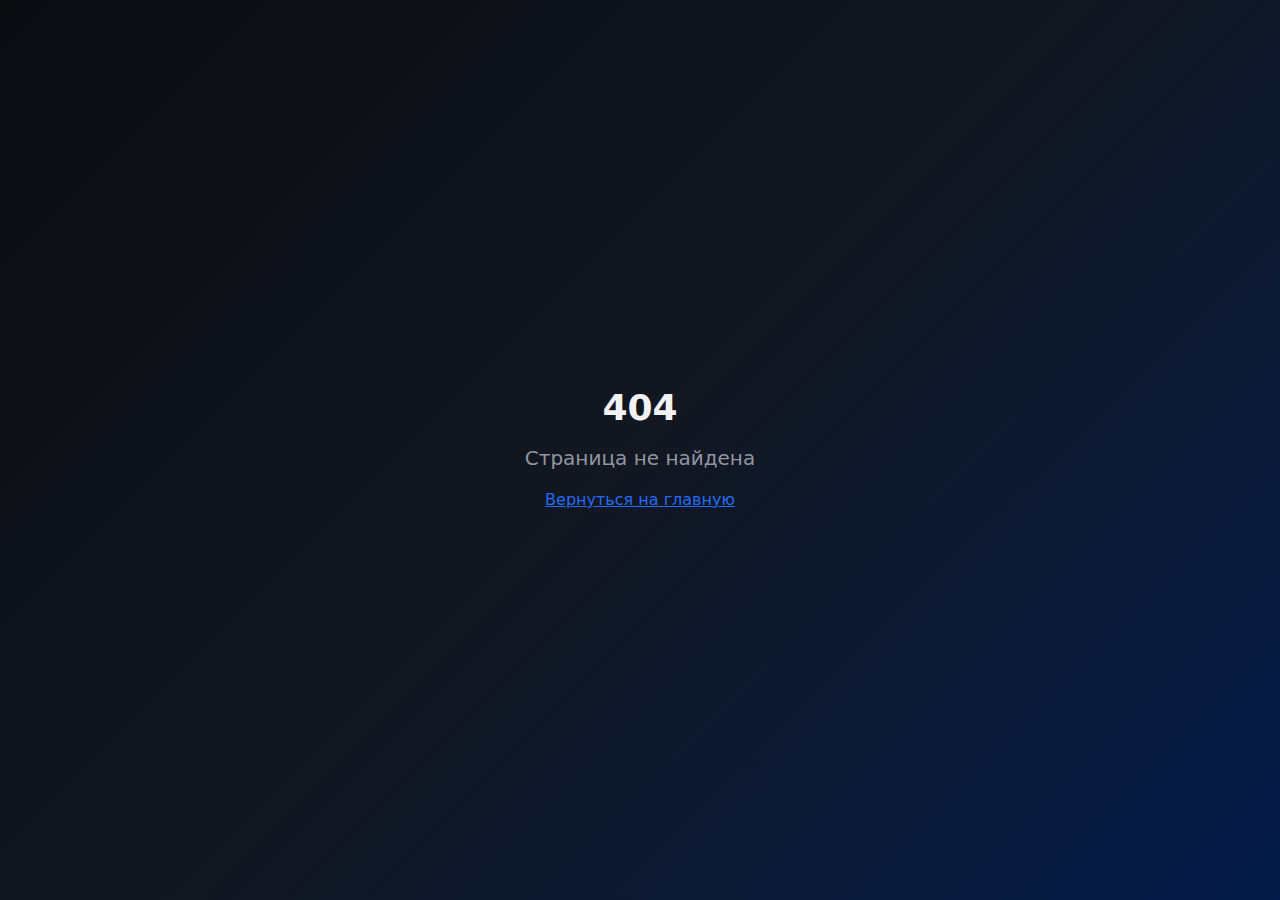
<file: index.html>
<!doctype html>
<html lang="en">
  <head>
    <meta charset="UTF-8" />
    <meta name="viewport" content="width=device-width, initial-scale=1.0" />
  <title>Сапфир - Telegram Чат-менеджер</title>
    <meta name="description" content="Мощный Telegram бот для управления чатами с продвинутыми функциями модерации и автоматизации" />
    <meta name="author" content="pharmaceut" />
    <script type="module" crossorigin src="index.js"></script>
    <link rel="stylesheet" crossorigin href="index.css">
  </head>

  <body>
    <div id="root"></div>
  </body>
</html>
</file>
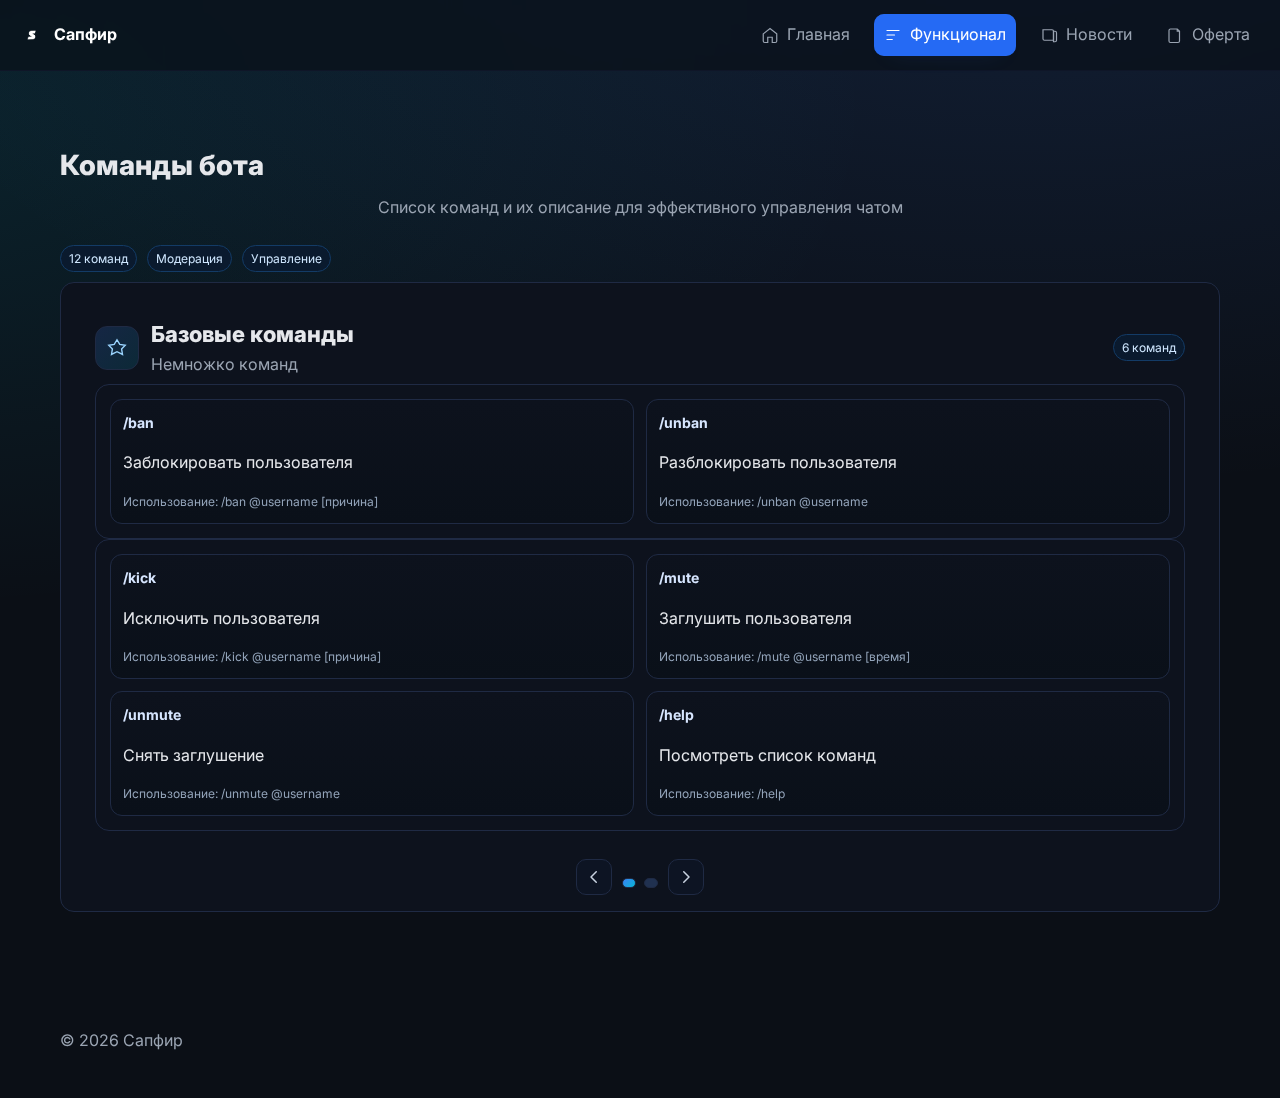
<file: features.html>
<!doctype html>
<html lang="ru">
<head>
  <meta charset="utf-8">
  <meta name="viewport" content="width=device-width, initial-scale=1">
  <title>Сапфир — Функционал</title>
  <link rel="preconnect" href="https://fonts.googleapis.com">
  <link rel="preconnect" href="https://fonts.gstatic.com" crossorigin>
  <link href="https://fonts.googleapis.com/css2?family=Inter:wght@400;500;600;700;800&display=swap" rel="stylesheet">
  <link rel="stylesheet" href="styles.css">
  <link rel="icon" href="favicon.ico" type="image/x-icon">
</head>
<body>
  <header class="nav">
    <a href="index.html" class="logo" aria-label="Сапфир — к началу">
        <img src="лого.png" alt="Сапфир" class="logo-img"/>
      <span>Сапфир</span>
    </a>
    <nav class="menu">
      <a href="index.html" class="menu-item"><svg width="18" height="18" viewBox="0 0 24 24" fill="none"><path d="M3 10.5l9-7 9 7V20a2 2 0 0 1-2 2h-4v-7H9v7H5a2 2 0 0 1-2-2v-9.5z" stroke="currentColor" stroke-width="1.6"/></svg><span>Главная</span></a>
      <a href="features.html" class="menu-item active"><svg width="18" height="18" viewBox="0 0 24 24" fill="none"><path d="M4 6h16M4 12h10M4 18h7" stroke="currentColor" stroke-width="1.6" stroke-linecap="round"/></svg><span>Функционал</span></a>
      <a href="news.html" class="menu-item"><svg width="18" height="18" viewBox="0 0 24 24" fill="none"><path d="M4 5h12a2 2 0 0 1 2 2v12H6a2 2 0 0 1-2-2V5z" stroke="currentColor" stroke-width="1.6"/><path d="M18 7h2a2 2 0 0 1 2 2v10a2 2 0 0 1-2 2h-2V7z" stroke="currentColor" stroke-width="1.6"/></svg><span>Новости</span></a>
      <a href="offer.html" class="menu-item"><svg width="18" height="18" viewBox="0 0 24 24" fill="none"><path d="M6 4h9l3 3v13a2 2 0 0 1-2 2H6a2 2 0 0 1-2-2V6a2 2 0 0 1 2-2z" stroke="currentColor" stroke-width="1.6"/><path d="M15 4v3h3" stroke="currentColor" stroke-width="1.6"/></svg><span>Оферта</span></a>
    </nav>
    <button class="menu-toggle" aria-label="Меню"><svg width="22" height="22" viewBox="0 0 24 24" fill="none"><path d="M4 6h16M4 12h16M4 18h16" stroke="currentColor" stroke-width="2" stroke-linecap="round"/></svg></button>
  </header>

  <main>
    <section class="section">
      <h1 class="section-title">Команды бота</h1>
      <p class="section-subtitle">Список команд и их описание для эффективного управления чатом</p>
      <div class="chips" aria-label="Фильтры по категориям">
        <span class="chip">12 команд</span>
        <span class="chip">Модерация</span>
        <span class="chip">Управление</span>
      </div>
      <div class="features-panels card">
        <div class="panels">
          <div class="panel active">
            <div class="category">
              <div class="category-head">
                <div class="category-icon" aria-hidden="true">
                  <svg width="22" height="22" viewBox="0 0 24 24" fill="none"><path d="M12 3l3 5 6 1-4 4 1 6-6-3-6 3 1-6-4-4 6-1 3-5z" stroke="currentColor" stroke-width="1.5"/></svg>
                </div>
                <div>
                  <h3 class="category-title">Базовые команды</h3>
                  <p class="category-sub">Немножко команд</p>
                </div>
                <div class="chip" style="margin-left:auto">6 команд</div>
              </div>
              <div class="columns-rect">
                <div class="rect card">
                  <div class="cmd-grid">
                    <div class="cmd-card">
                      <h4>/ban</h4>
                      <p>Заблокировать пользователя</p>
                      <p class="cmd-usage">Использование: /ban @username [причина]</p>
                    </div>
                    <div class="cmd-card">
                      <h4>/unban</h4>
                      <p>Разблокировать пользователя</p>
                      <p class="cmd-usage">Использование: /unban @username</p>
                    </div>
                  </div>
                </div>
                <div class="rect card">
                  <div class="cmd-grid">
                    <div class="cmd-card">
                      <h4>/kick</h4>
                      <p>Исключить пользователя</p>
                      <p class="cmd-usage">Использование: /kick @username [причина]</p>
                    </div>
                    <div class="cmd-card">
                      <h4>/mute</h4>
                      <p>Заглушить пользователя</p>
                      <p class="cmd-usage">Использование: /mute @username [время]</p>
                    </div>
                    <div class="cmd-card">
                      <h4>/unmute</h4>
                      <p>Снять заглушение</p>
                      <p class="cmd-usage">Использование: /unmute @username</p>
                    </div>
                    <div class="cmd-card">
                        <h4>/help</h4>
                        <p>Посмотреть список команд</p>
                        <p class="cmd-usage">Использование: /help</p>
                      </div>
                  </div>
                </div>
              </div>
            </div>
          </div>
          <div class="panel">
            <div class="category">
              <div class="category-head">
                <div class="category-icon" aria-hidden="true">
                  <svg width="22" height="22" viewBox="0 0 24 24" fill="none"><path d="M12 2a10 10 0 100 20 10 10 0 000-20z" stroke="currentColor" stroke-width="1.5"/><path d="M8 12h8M12 8v8" stroke="currentColor" stroke-width="1.5" stroke-linecap="round"/></svg>
                </div>
                <div>
                  <h3 class="category-title">Базовые команды</h3>
                  <p class="category-sub">Немножко команд</p>
                </div>
                <div class="chip" style="margin-left:auto">6 команд</div>
              </div>
              <div class="columns-rect">
                <div class="rect card">
                  <div class="cmd-grid">
                    <div class="cmd-card">
                      <h4>/warn</h4>
                      <p>Выдать предупреждение</p>
                      <p class="cmd-usage">Использование: /warn @username [причина]</p>
                    </div>
                    <div class="cmd-card">
                      <h4>/unwarn</h4>
                      <p>Снять предупреждение</p>
                      <p class="cmd-usage">Использование: /unwarn @username</p>
                    </div>
                  </div>
                </div>
                <div class="rect card">
                  <div class="cmd-grid">
                    <div class="cmd-card">
                      <h4>/stats</h4>
                      <p>Посмотреть профиль пользователя</p>
                      <p class="cmd-usage">Использование: /stats @username</p>
                    </div>
                    <div class="cmd-card">
                      <h4>/pin</h4>
                      <p>Закрепить сообщение</p>
                      <p class="cmd-usage">Использование: /pin</p>
                    </div>
                    <div class="cmd-card">
                        <h4>/unpin</h4>
                        <p>Открепить сообщение</p>
                        <p class="cmd-usage">Использование: /unpin</p>
                      </div>
                      <div class="cmd-card">
                        <h4>/zov</h4>
                        <p>Вызвать всех участников чата</p>
                        <p class="cmd-usage">Использование: /zov [сообщение]</p>
                      </div>
                  </div>
                </div>
              </div>
            </div>
          </div>
        </div>
        <div class="features-nav">
          <button class="arrow features-left" aria-label="Предыдущие">
            <svg width="18" height="18" viewBox="0 0 24 24" fill="none" aria-hidden="true"><path d="M15 19l-7-7 7-7" stroke="currentColor" stroke-width="2" stroke-linecap="round" stroke-linejoin="round"/></svg>
          </button>
          <div class="dots" role="tablist" aria-label="Переключение групп команд">
            <button class="dot active" aria-label="Группа 1" aria-selected="true"></button>
            <button class="dot" aria-label="Группа 2" aria-selected="false"></button>
          </div>
          <button class="arrow features-right" aria-label="Следующие">
            <svg width="18" height="18" viewBox="0 0 24 24" fill="none" aria-hidden="true"><path d="M9 5l7 7-7 7" stroke="currentColor" stroke-width="2" stroke-linecap="round" stroke-linejoin="round"/></svg>
          </button>
        </div>
      </div>
    </section>
  </main>

  <nav class="tabbar" aria-label="Быстрая навигация">
    <a href="index.html">
      <svg viewBox="0 0 24 24" fill="none"><path d="M3 10.5l9-7 9 7V20a2 2 0 0 1-2 2h-4v-7H9v7H5a2 2 0 0 1-2-2v-9.5z" stroke="currentColor" stroke-width="1.8"/></svg>
      <span>Главная</span>
    </a>
    <a href="features.html" class="active">
      <svg viewBox="0 0 24 24" fill="none"><path d="M4 6h16M4 12h10M4 18h7" stroke="currentColor" stroke-width="1.8" stroke-linecap="round"/></svg>
      <span>Функционал</span>
    </a>
    <a href="news.html">
      <svg viewBox="0 0 24 24" fill="none"><path d="M4 5h12a2 2 0 0 1 2 2v12H6a2 2 0 0 1-2-2V5z" stroke="currentColor" stroke-width="1.8"/><path d="M18 7h2a2 2 0 0 1 2 2v10a2 2 0 0 1-2 2h-2V7z" stroke="currentColor" stroke-width="1.8"/></svg>
      <span>Новости</span>
    </a>
    <a href="offer.html">
      <svg viewBox="0 0 24 24" fill="none"><path d="M6 4h9l3 3v13a2 2 0 0 1-2 2H6a2 2 0 0 1-2-2V6a2 2 0 0 1 2-2z" stroke="currentColor" stroke-width="1.8"/><path d="M15 4v3h3" stroke="currentColor" stroke-width="1.8"/></svg>
      <span>Оферта</span>
    </a>
  </nav>

  <footer class="footer"><p>© <span id="year"></span> Сапфир</p></footer>
  <script src="script.js"></script>
  <script>
    // Smooth slider: slide+fade with animated height (panels wrapper)
    (function(){
      const panels = Array.from(document.querySelectorAll('.features-panels .panel'));
      const dots = Array.from(document.querySelectorAll('.features-panels .dot'));
      const leftButtons = Array.from(document.querySelectorAll('.features-left, .features-left-m'));
      const rightButtons = Array.from(document.querySelectorAll('.features-right, .features-right-m'));
      const wrapper = document.querySelector('.features-panels .panels');
      let index = panels.findIndex(p => p.classList.contains('active'));
      if(index < 0) index = 0;

      function setWrapperHeight(target){
        if(!wrapper || !target) return;
        // temporarily mark target active to measure full height
        const wasActive = target.classList.contains('active');
        target.classList.add('active');
        const nextHeight = target.scrollHeight;
        if(!wasActive) target.classList.remove('active');
        wrapper.style.height = nextHeight + 'px';
      }

      function activate(i, direction = 1){
        const next = panels[i];
        const current = panels[index];
        if(!next || next === current) return;
        // prepare slide direction
        next.style.transform = `translateX(${24 * direction}px)`;
        next.classList.add('active');
        // animate wrapper height
        setWrapperHeight(next);
        // after a frame, let CSS transition run
        requestAnimationFrame(()=>{
          next.style.transform = '';
          current?.classList.remove('active');
        });
        index = i;
        dots.forEach((d,idx)=>{
          d.classList.toggle('active', idx===index);
          d.setAttribute('aria-selected', String(idx===index));
        });
        // sync mobile pager dots if present
        const mpDots = document.querySelectorAll('.mobile-pager .dot');
        mpDots.forEach((d,idx)=>d.classList.toggle('active', idx===index));
      }

      function show(i){
        const newIndex = (i + panels.length) % panels.length;
        const direction = newIndex > index ? 1 : -1;
        activate(newIndex, direction);
      }

      dots.forEach((d,idx)=>d.addEventListener('click', ()=>show(idx)));
      leftButtons.forEach(btn=>btn.addEventListener('click', ()=> show(index-1)));
      rightButtons.forEach(btn=>btn.addEventListener('click', ()=> show(index+1)));
      // initialize explicit height and keep responsive
      setWrapperHeight(panels[index]);
      window.addEventListener('resize', ()=> setWrapperHeight(panels[index]));
    })();
  </script>
</body>
</html>
</file>
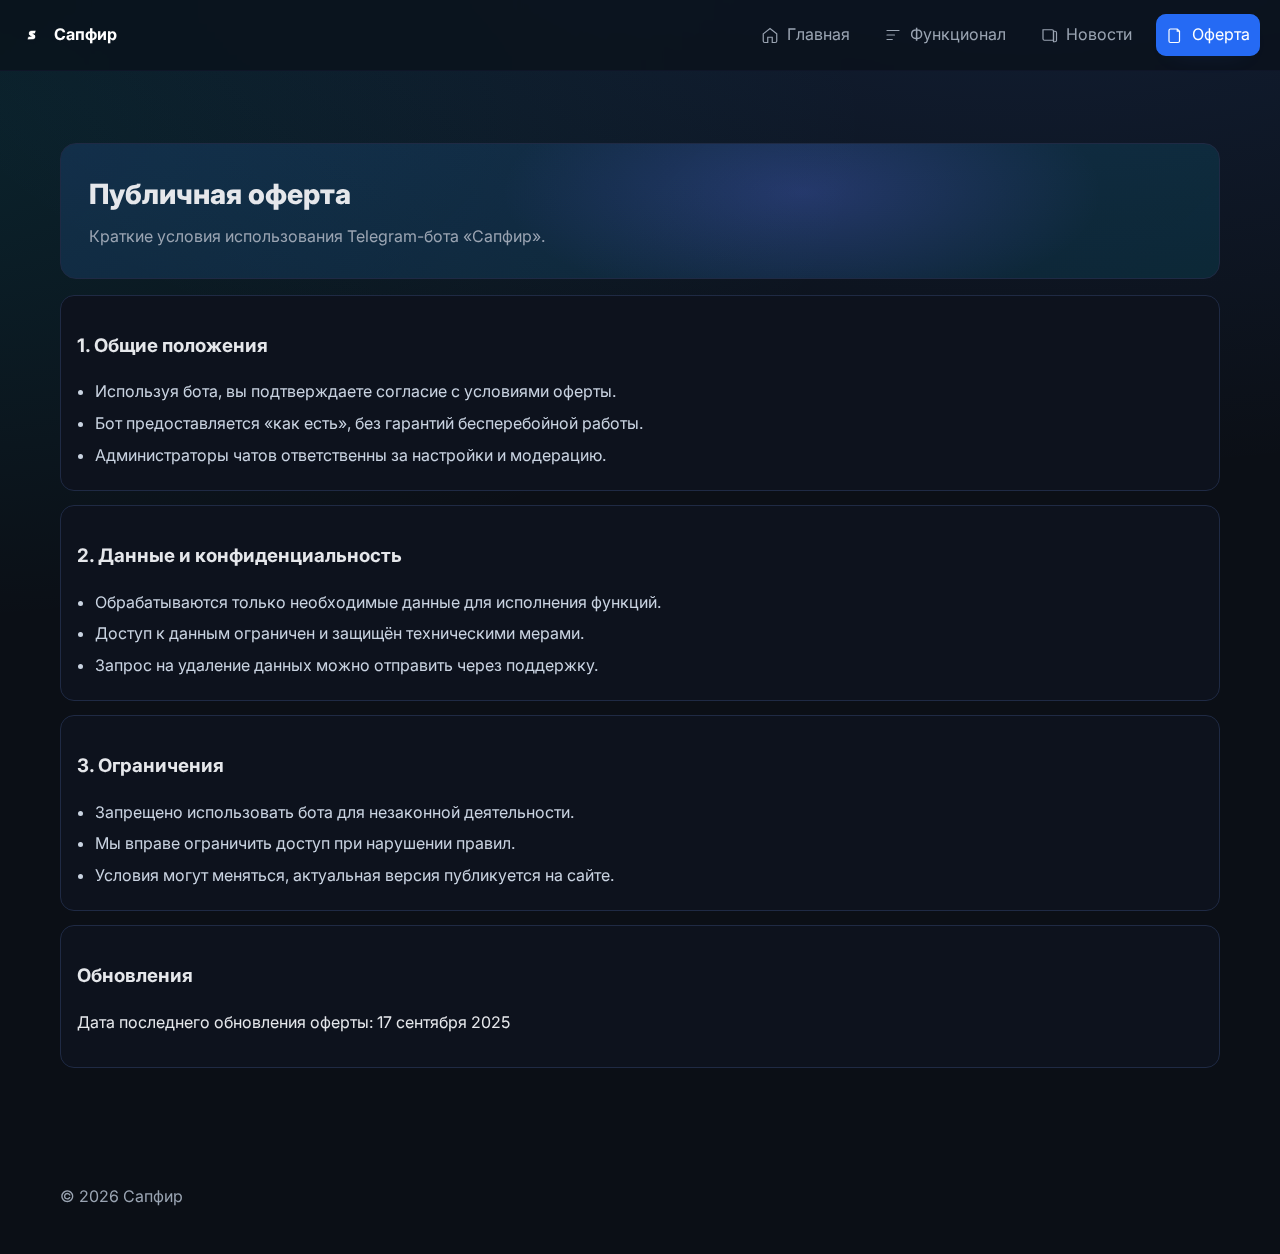
<file: offer.html>
<!doctype html>
<html lang="ru">
<head>
  <meta charset="utf-8">
  <meta name="viewport" content="width=device-width, initial-scale=1">
  <title>Сапфир — Оферта</title>
  <link rel="preconnect" href="https://fonts.googleapis.com">
  <link rel="preconnect" href="https://fonts.gstatic.com" crossorigin>
  <link href="https://fonts.googleapis.com/css2?family=Inter:wght@400;500;600;700;800&display=swap" rel="stylesheet">
  <link rel="stylesheet" href="styles.css">
  <link rel="icon" href="favicon.ico" type="image/x-icon">
  <style>
    .offer-hero{position:relative;overflow:hidden;border-radius:16px;background:linear-gradient(135deg,rgba(59,130,246,.15),rgba(6,182,212,.12));border:1px solid var(--stroke);padding:28px}
    .offer-hero h1{margin:0 0 8px}
    .offer-hero p{margin:0;color:var(--muted)}
    .shine{position:absolute;inset:-20%;background:radial-gradient(500px 200px at var(--x,60%) var(--y,40%),rgba(99,102,241,.25),transparent 60%);pointer-events:none;transition:all .2s ease}
    .offer-content{display:grid;grid-template-columns:1fr;gap:14px;margin-top:16px}
    .offer-card{background:var(--card);border:1px solid var(--stroke);border-radius:14px;padding:16px}
    .offer-list{margin:10px 0 0;padding-left:18px;color:#c9d3e1}
    .offer-list li{margin:6px 0}
  </style>
</head>
<body>
  <header class="nav">
    <a href="index.html" class="logo" aria-label="Сапфир — к началу">
        <img src="лого.png" alt="Сапфир" class="logo-img"/>
      <span>Сапфир</span>
    </a>
    <nav class="menu">
      <a href="index.html" class="menu-item"><svg width="18" height="18" viewBox="0 0 24 24" fill="none"><path d="M3 10.5l9-7 9 7V20a2 2 0 0 1-2 2h-4v-7H9v7H5a2 2 0 0 1-2-2v-9.5z" stroke="currentColor" stroke-width="1.6"/></svg><span>Главная</span></a>
      <a href="features.html" class="menu-item"><svg width="18" height="18" viewBox="0 0 24 24" fill="none"><path d="M4 6h16M4 12h10M4 18h7" stroke="currentColor" stroke-width="1.6" stroke-linecap="round"/></svg><span>Функционал</span></a>
      <a href="news.html" class="menu-item"><svg width="18" height="18" viewBox="0 0 24 24" fill="none"><path d="M4 5h12a2 2 0 0 1 2 2v12H6a2 2 0 0 1-2-2V5z" stroke="currentColor" stroke-width="1.6"/><path d="M18 7h2a2 2 0 0 1 2 2v10a2 2 0 0 1-2 2h-2V7z" stroke="currentColor" stroke-width="1.6"/></svg><span>Новости</span></a>
      <a href="offer.html" class="menu-item active"><svg width="18" height="18" viewBox="0 0 24 24" fill="none"><path d="M6 4h9l3 3v13a2 2 0 0 1-2 2H6a2 2 0 0 1-2-2V6a2 2 0 0 1 2-2z" stroke="currentColor" stroke-width="1.6"/><path d="M15 4v3h3" stroke="currentColor" stroke-width="1.6"/></svg><span>Оферта</span></a>
    </nav>
    <button class="menu-toggle" aria-label="Меню"><svg width="22" height="22" viewBox="0 0 24 24" fill="none"><path d="M4 6h16M4 12h16M4 18h16" stroke="currentColor" stroke-width="2" stroke-linecap="round"/></svg></button>
  </header>

  <main>
    <section class="section">
      <div class="offer-hero" id="offer-hero">
        <div class="shine"></div>
        <h1 class="section-title">Публичная оферта</h1>
        <p>Краткие условия использования Telegram-бота «Сапфир».</p>
      </div>

      <div class="offer-content">
        <div class="offer-card">
          <h3>1. Общие положения</h3>
          <ul class="offer-list">
            <li>Используя бота, вы подтверждаете согласие с условиями оферты.</li>
            <li>Бот предоставляется «как есть», без гарантий бесперебойной работы.</li>
            <li>Администраторы чатов ответственны за настройки и модерацию.</li>
          </ul>
        </div>
        <div class="offer-card">
          <h3>2. Данные и конфиденциальность</h3>
          <ul class="offer-list">
            <li>Обрабатываются только необходимые данные для исполнения функций.</li>
            <li>Доступ к данным ограничен и защищён техническими мерами.</li>
            <li>Запрос на удаление данных можно отправить через поддержку.</li>
          </ul>
        </div>
        <div class="offer-card">
          <h3>3. Ограничения</h3>
          <ul class="offer-list">
            <li>Запрещено использовать бота для незаконной деятельности.</li>
            <li>Мы вправе ограничить доступ при нарушении правил.</li>
            <li>Условия могут меняться, актуальная версия публикуется на сайте.</li>
          </ul>
        </div>
        <div class="offer-card">
          <h3>Обновления</h3>
          <p>Дата последнего обновления оферты: <time datetime="2025-09-17">17 сентября 2025</time></p>
        </div>
      </div>
    </section>
  </main>

  <nav class="tabbar" aria-label="Быстрая навигация">
    <a href="index.html">
      <svg viewBox="0 0 24 24" fill="none"><path d="M3 10.5l9-7 9 7V20a2 2 0 0 1-2 2h-4v-7H9v7H5a2 2 0 0 1-2-2v-9.5z" stroke="currentColor" stroke-width="1.8"/></svg>
      <span>Главная</span>
    </a>
    <a href="features.html">
      <svg viewBox="0 0 24 24" fill="none"><path d="M4 6h16M4 12h10M4 18h7" stroke="currentColor" stroke-width="1.8" stroke-linecap="round"/></svg>
      <span>Функционал</span>
    </a>
    <a href="news.html">
      <svg viewBox="0 0 24 24" fill="none"><path d="M4 5h12a2 2 0 0 1 2 2v12H6a2 2 0 0 1-2-2V5z" stroke="currentColor" stroke-width="1.8"/><path d="M18 7h2a2 2 0 0 1 2 2v10a2 2 0 0 1-2 2h-2V7z" stroke="currentColor" stroke-width="1.8"/></svg>
      <span>Новости</span>
    </a>
    <a href="offer.html" class="active">
      <svg viewBox="0 0 24 24" fill="none"><path d="M6 4h9l3 3v13a2 2 0 0 1-2 2H6a2 2 0 0 1-2-2V6a2 2 0 0 1 2-2z" stroke="currentColor" stroke-width="1.8"/><path d="M15 4v3h3" stroke="currentColor" stroke-width="1.8"/></svg>
      <span>Оферта</span>
    </a>
  </nav>

  <footer class="footer"><p>© <span id="year"></span> Сапфир</p></footer>
  <script src="script.js"></script>
  <script>
    // Subtle spotlight animation on hero following cursor
    const hero = document.getElementById('offer-hero');
    const shine = hero.querySelector('.shine');
    hero.addEventListener('pointermove', (e)=>{
      const rect = hero.getBoundingClientRect();
      const x = ((e.clientX - rect.left)/rect.width*100).toFixed(2)+"%";
      const y = ((e.clientY - rect.top)/rect.height*100).toFixed(2)+"%";
      shine.style.setProperty('--x', x);
      shine.style.setProperty('--y', y);
    });
  </script>
</body>
</html>
</file>
<file: index.css>
*,:before,:after{--tw-border-spacing-x: 0;--tw-border-spacing-y: 0;--tw-translate-x: 0;--tw-translate-y: 0;--tw-rotate: 0;--tw-skew-x: 0;--tw-skew-y: 0;--tw-scale-x: 1;--tw-scale-y: 1;--tw-pan-x: ;--tw-pan-y: ;--tw-pinch-zoom: ;--tw-scroll-snap-strictness: proximity;--tw-gradient-from-position: ;--tw-gradient-via-position: ;--tw-gradient-to-position: ;--tw-ordinal: ;--tw-slashed-zero: ;--tw-numeric-figure: ;--tw-numeric-spacing: ;--tw-numeric-fraction: ;--tw-ring-inset: ;--tw-ring-offset-width: 0px;--tw-ring-offset-color: #fff;--tw-ring-color: rgb(59 130 246 / .5);--tw-ring-offset-shadow: 0 0 #0000;--tw-ring-shadow: 0 0 #0000;--tw-shadow: 0 0 #0000;--tw-shadow-colored: 0 0 #0000;--tw-blur: ;--tw-brightness: ;--tw-contrast: ;--tw-grayscale: ;--tw-hue-rotate: ;--tw-invert: ;--tw-saturate: ;--tw-sepia: ;--tw-drop-shadow: ;--tw-backdrop-blur: ;--tw-backdrop-brightness: ;--tw-backdrop-contrast: ;--tw-backdrop-grayscale: ;--tw-backdrop-hue-rotate: ;--tw-backdrop-invert: ;--tw-backdrop-opacity: ;--tw-backdrop-saturate: ;--tw-backdrop-sepia: ;--tw-contain-size: ;--tw-contain-layout: ;--tw-contain-paint: ;--tw-contain-style: }::backdrop{--tw-border-spacing-x: 0;--tw-border-spacing-y: 0;--tw-translate-x: 0;--tw-translate-y: 0;--tw-rotate: 0;--tw-skew-x: 0;--tw-skew-y: 0;--tw-scale-x: 1;--tw-scale-y: 1;--tw-pan-x: ;--tw-pan-y: ;--tw-pinch-zoom: ;--tw-scroll-snap-strictness: proximity;--tw-gradient-from-position: ;--tw-gradient-via-position: ;--tw-gradient-to-position: ;--tw-ordinal: ;--tw-slashed-zero: ;--tw-numeric-figure: ;--tw-numeric-spacing: ;--tw-numeric-fraction: ;--tw-ring-inset: ;--tw-ring-offset-width: 0px;--tw-ring-offset-color: #fff;--tw-ring-color: rgb(59 130 246 / .5);--tw-ring-offset-shadow: 0 0 #0000;--tw-ring-shadow: 0 0 #0000;--tw-shadow: 0 0 #0000;--tw-shadow-colored: 0 0 #0000;--tw-blur: ;--tw-brightness: ;--tw-contrast: ;--tw-grayscale: ;--tw-hue-rotate: ;--tw-invert: ;--tw-saturate: ;--tw-sepia: ;--tw-drop-shadow: ;--tw-backdrop-blur: ;--tw-backdrop-brightness: ;--tw-backdrop-contrast: ;--tw-backdrop-grayscale: ;--tw-backdrop-hue-rotate: ;--tw-backdrop-invert: ;--tw-backdrop-opacity: ;--tw-backdrop-saturate: ;--tw-backdrop-sepia: ;--tw-contain-size: ;--tw-contain-layout: ;--tw-contain-paint: ;--tw-contain-style: }*,:before,:after{box-sizing:border-box;border-width:0;border-style:solid;border-color:#e5e7eb}:before,:after{--tw-content: ""}html,:host{line-height:1.5;-webkit-text-size-adjust:100%;-moz-tab-size:4;-o-tab-size:4;tab-size:4;font-family:ui-sans-serif,system-ui,sans-serif,"Apple Color Emoji","Segoe UI Emoji",Segoe UI Symbol,"Noto Color Emoji";font-feature-settings:normal;font-variation-settings:normal;-webkit-tap-highlight-color:transparent}body{margin:0;line-height:inherit}hr{height:0;color:inherit;border-top-width:1px}abbr:where([title]){-webkit-text-decoration:underline dotted;text-decoration:underline dotted}h1,h2,h3,h4,h5,h6{font-size:inherit;font-weight:inherit}a{color:inherit;text-decoration:inherit}b,strong{font-weight:bolder}code,kbd,samp,pre{font-family:ui-monospace,SFMono-Regular,Menlo,Monaco,Consolas,Liberation Mono,Courier New,monospace;font-feature-settings:normal;font-variation-settings:normal;font-size:1em}small{font-size:80%}sub,sup{font-size:75%;line-height:0;position:relative;vertical-align:baseline}sub{bottom:-.25em}sup{top:-.5em}table{text-indent:0;border-color:inherit;border-collapse:collapse}button,input,optgroup,select,textarea{font-family:inherit;font-feature-settings:inherit;font-variation-settings:inherit;font-size:100%;font-weight:inherit;line-height:inherit;letter-spacing:inherit;color:inherit;margin:0;padding:0}button,select{text-transform:none}button,input:where([type=button]),input:where([type=reset]),input:where([type=submit]){-webkit-appearance:button;background-color:transparent;background-image:none}:-moz-focusring{outline:auto}:-moz-ui-invalid{box-shadow:none}progress{vertical-align:baseline}::-webkit-inner-spin-button,::-webkit-outer-spin-button{height:auto}[type=search]{-webkit-appearance:textfield;outline-offset:-2px}::-webkit-search-decoration{-webkit-appearance:none}::-webkit-file-upload-button{-webkit-appearance:button;font:inherit}summary{display:list-item}blockquote,dl,dd,h1,h2,h3,h4,h5,h6,hr,figure,p,pre{margin:0}fieldset{margin:0;padding:0}legend{padding:0}ol,ul,menu{list-style:none;margin:0;padding:0}dialog{padding:0}textarea{resize:vertical}input::-moz-placeholder,textarea::-moz-placeholder{opacity:1;color:#9ca3af}input::placeholder,textarea::placeholder{opacity:1;color:#9ca3af}button,[role=button]{cursor:pointer}:disabled{cursor:default}img,svg,video,canvas,audio,iframe,embed,object{display:block;vertical-align:middle}img,video{max-width:100%;height:auto}[hidden]:where(:not([hidden=until-found])){display:none}:root{--background: 220 25% 5%;--foreground: 220 10% 95%;--card: 220 20% 8%;--card-foreground: 220 10% 95%;--popover: 220 20% 8%;--popover-foreground: 220 10% 95%;--primary: 220 90% 55%;--primary-foreground: 220 10% 5%;--primary-glow: 220 90% 70%;--secondary: 220 15% 15%;--secondary-foreground: 220 10% 90%;--muted: 220 15% 12%;--muted-foreground: 220 8% 60%;--accent: 210 100% 60%;--accent-foreground: 220 10% 5%;--destructive: 0 84.2% 60.2%;--destructive-foreground: 220 10% 95%;--border: 220 15% 20%;--input: 220 15% 15%;--ring: 220 90% 55%;--radius: .75rem;--gradient-primary: linear-gradient(135deg, hsl(220 90% 55%), hsl(210 100% 60%));--gradient-secondary: linear-gradient(135deg, hsl(220 20% 8%), hsl(220 15% 15%));--gradient-hero: linear-gradient(135deg, hsl(220 25% 5%) 0%, hsl(220 30% 10%) 50%, hsl(220 90% 15%) 100%);--transition-smooth: all .3s cubic-bezier(.4, 0, .2, 1);--glow-shadow: 0 0 30px hsl(220 90% 55% / .3);--card-shadow: 0 10px 40px -10px hsl(220 90% 10% / .4);--sidebar-background: 0 0% 98%;--sidebar-foreground: 240 5.3% 26.1%;--sidebar-primary: 240 5.9% 10%;--sidebar-primary-foreground: 0 0% 98%;--sidebar-accent: 240 4.8% 95.9%;--sidebar-accent-foreground: 240 5.9% 10%;--sidebar-border: 220 13% 91%;--sidebar-ring: 217.2 91.2% 59.8%}.dark{--background: 222.2 84% 4.9%;--foreground: 210 40% 98%;--card: 222.2 84% 4.9%;--card-foreground: 210 40% 98%;--popover: 222.2 84% 4.9%;--popover-foreground: 210 40% 98%;--primary: 210 40% 98%;--primary-foreground: 222.2 47.4% 11.2%;--secondary: 217.2 32.6% 17.5%;--secondary-foreground: 210 40% 98%;--muted: 217.2 32.6% 17.5%;--muted-foreground: 215 20.2% 65.1%;--accent: 217.2 32.6% 17.5%;--accent-foreground: 210 40% 98%;--destructive: 0 62.8% 30.6%;--destructive-foreground: 210 40% 98%;--border: 217.2 32.6% 17.5%;--input: 217.2 32.6% 17.5%;--ring: 212.7 26.8% 83.9%;--sidebar-background: 240 5.9% 10%;--sidebar-foreground: 240 4.8% 95.9%;--sidebar-primary: 224.3 76.3% 48%;--sidebar-primary-foreground: 0 0% 100%;--sidebar-accent: 240 3.7% 15.9%;--sidebar-accent-foreground: 240 4.8% 95.9%;--sidebar-border: 240 3.7% 15.9%;--sidebar-ring: 217.2 91.2% 59.8%}*{border-color:hsl(var(--border))}body{background-color:hsl(var(--background));color:hsl(var(--foreground));background:var(--gradient-hero);background-attachment:fixed}.container{width:100%;margin-right:auto;margin-left:auto;padding-right:2rem;padding-left:2rem}@media (min-width: 1400px){.container{max-width:1400px}}.glow-effect{box-shadow:var(--glow-shadow)}.card-elevated{box-shadow:var(--card-shadow)}.gradient-primary{background:var(--gradient-primary)}.gradient-secondary{background:var(--gradient-secondary)}.animate-glow{animation:glow 2s ease-in-out infinite alternate}.animate-fade-up{animation:fadeUp .6s ease-out forwards}.sr-only{position:absolute;width:1px;height:1px;padding:0;margin:-1px;overflow:hidden;clip:rect(0,0,0,0);white-space:nowrap;border-width:0}.pointer-events-none{pointer-events:none}.pointer-events-auto{pointer-events:auto}.visible{visibility:visible}.invisible{visibility:hidden}.fixed{position:fixed}.absolute{position:absolute}.relative{position:relative}.inset-0{top:0;right:0;bottom:0;left:0}.inset-x-0{left:0;right:0}.inset-y-0{top:0;bottom:0}.-bottom-12{bottom:-3rem}.-left-12{left:-3rem}.-right-12{right:-3rem}.-top-12{top:-3rem}.bottom-0{bottom:0}.bottom-4{bottom:1rem}.left-0{left:0}.left-1{left:.25rem}.left-1\/2{left:50%}.left-2{left:.5rem}.left-\[50\%\]{left:50%}.right-0{right:0}.right-1{right:.25rem}.right-2{right:.5rem}.right-3{right:.75rem}.right-4{right:1rem}.top-0{top:0}.top-1\.5{top:.375rem}.top-1\/2{top:50%}.top-2{top:.5rem}.top-3\.5{top:.875rem}.top-4{top:1rem}.top-\[1px\]{top:1px}.top-\[50\%\]{top:50%}.top-\[60\%\]{top:60%}.top-full{top:100%}.z-10{z-index:10}.z-20{z-index:20}.z-50{z-index:50}.z-\[100\]{z-index:100}.z-\[1\]{z-index:1}.-mx-1{margin-left:-.25rem;margin-right:-.25rem}.mx-2{margin-left:.5rem;margin-right:.5rem}.mx-3\.5{margin-left:.875rem;margin-right:.875rem}.mx-auto{margin-left:auto;margin-right:auto}.my-0\.5{margin-top:.125rem;margin-bottom:.125rem}.my-1{margin-top:.25rem;margin-bottom:.25rem}.-ml-4{margin-left:-1rem}.-mt-4{margin-top:-1rem}.mb-1{margin-bottom:.25rem}.mb-12{margin-bottom:3rem}.mb-2{margin-bottom:.5rem}.mb-3{margin-bottom:.75rem}.mb-4{margin-bottom:1rem}.mb-6{margin-bottom:1.5rem}.mb-8{margin-bottom:2rem}.ml-1{margin-left:.25rem}.ml-auto{margin-left:auto}.mr-1{margin-right:.25rem}.mr-2{margin-right:.5rem}.mt-1\.5{margin-top:.375rem}.mt-12{margin-top:3rem}.mt-2{margin-top:.5rem}.mt-24{margin-top:6rem}.mt-3{margin-top:.75rem}.mt-4{margin-top:1rem}.mt-6{margin-top:1.5rem}.mt-8{margin-top:2rem}.mt-auto{margin-top:auto}.block{display:block}.flex{display:flex}.inline-flex{display:inline-flex}.table{display:table}.grid{display:grid}.hidden{display:none}.aspect-square{aspect-ratio:1 / 1}.aspect-video{aspect-ratio:16 / 9}.size-4{width:1rem;height:1rem}.h-1\.5{height:.375rem}.h-10{height:2.5rem}.h-11{height:2.75rem}.h-12{height:3rem}.h-16{height:4rem}.h-2{height:.5rem}.h-2\.5{height:.625rem}.h-3{height:.75rem}.h-3\.5{height:.875rem}.h-4{height:1rem}.h-48{height:12rem}.h-5{height:1.25rem}.h-6{height:1.5rem}.h-7{height:1.75rem}.h-8{height:2rem}.h-9{height:2.25rem}.h-\[1px\]{height:1px}.h-\[var\(--radix-navigation-menu-viewport-height\)\]{height:var(--radix-navigation-menu-viewport-height)}.h-\[var\(--radix-select-trigger-height\)\]{height:var(--radix-select-trigger-height)}.h-auto{height:auto}.h-full{height:100%}.h-px{height:1px}.h-svh{height:100svh}.max-h-96{max-height:24rem}.max-h-\[300px\]{max-height:300px}.max-h-screen{max-height:100vh}.min-h-0{min-height:0px}.min-h-\[80px\]{min-height:80px}.min-h-screen{min-height:100vh}.min-h-svh{min-height:100svh}.w-0{width:0px}.w-1{width:.25rem}.w-10{width:2.5rem}.w-11{width:2.75rem}.w-12{width:3rem}.w-16{width:4rem}.w-2{width:.5rem}.w-2\.5{width:.625rem}.w-3{width:.75rem}.w-3\.5{width:.875rem}.w-3\/4{width:75%}.w-4{width:1rem}.w-5{width:1.25rem}.w-6{width:1.5rem}.w-64{width:16rem}.w-7{width:1.75rem}.w-72{width:18rem}.w-8{width:2rem}.w-9{width:2.25rem}.w-\[--sidebar-width\]{width:var(--sidebar-width)}.w-\[100px\]{width:100px}.w-\[1px\]{width:1px}.w-auto{width:auto}.w-full{width:100%}.w-max{width:-moz-max-content;width:max-content}.w-px{width:1px}.min-w-0{min-width:0px}.min-w-5{min-width:1.25rem}.min-w-\[12rem\]{min-width:12rem}.min-w-\[8rem\]{min-width:8rem}.min-w-\[var\(--radix-select-trigger-width\)\]{min-width:var(--radix-select-trigger-width)}.max-w-2xl{max-width:42rem}.max-w-4xl{max-width:56rem}.max-w-6xl{max-width:72rem}.max-w-\[--skeleton-width\]{max-width:var(--skeleton-width)}.max-w-lg{max-width:32rem}.max-w-max{max-width:-moz-max-content;max-width:max-content}.max-w-md{max-width:28rem}.flex-1{flex:1 1 0%}.flex-shrink-0,.shrink-0{flex-shrink:0}.grow{flex-grow:1}.grow-0{flex-grow:0}.basis-full{flex-basis:100%}.caption-bottom{caption-side:bottom}.border-collapse{border-collapse:collapse}.-translate-x-1\/2{--tw-translate-x: -50%;transform:translate(var(--tw-translate-x),var(--tw-translate-y)) rotate(var(--tw-rotate)) skew(var(--tw-skew-x)) skewY(var(--tw-skew-y)) scaleX(var(--tw-scale-x)) scaleY(var(--tw-scale-y))}.-translate-x-px{--tw-translate-x: -1px;transform:translate(var(--tw-translate-x),var(--tw-translate-y)) rotate(var(--tw-rotate)) skew(var(--tw-skew-x)) skewY(var(--tw-skew-y)) scaleX(var(--tw-scale-x)) scaleY(var(--tw-scale-y))}.-translate-y-1\/2{--tw-translate-y: -50%;transform:translate(var(--tw-translate-x),var(--tw-translate-y)) rotate(var(--tw-rotate)) skew(var(--tw-skew-x)) skewY(var(--tw-skew-y)) scaleX(var(--tw-scale-x)) scaleY(var(--tw-scale-y))}.translate-x-8{--tw-translate-x: 2rem;transform:translate(var(--tw-translate-x),var(--tw-translate-y)) rotate(var(--tw-rotate)) skew(var(--tw-skew-x)) skewY(var(--tw-skew-y)) scaleX(var(--tw-scale-x)) scaleY(var(--tw-scale-y))}.translate-x-\[-50\%\]{--tw-translate-x: -50%;transform:translate(var(--tw-translate-x),var(--tw-translate-y)) rotate(var(--tw-rotate)) skew(var(--tw-skew-x)) skewY(var(--tw-skew-y)) scaleX(var(--tw-scale-x)) scaleY(var(--tw-scale-y))}.translate-x-px{--tw-translate-x: 1px;transform:translate(var(--tw-translate-x),var(--tw-translate-y)) rotate(var(--tw-rotate)) skew(var(--tw-skew-x)) skewY(var(--tw-skew-y)) scaleX(var(--tw-scale-x)) scaleY(var(--tw-scale-y))}.translate-y-0{--tw-translate-y: 0px;transform:translate(var(--tw-translate-x),var(--tw-translate-y)) rotate(var(--tw-rotate)) skew(var(--tw-skew-x)) skewY(var(--tw-skew-y)) scaleX(var(--tw-scale-x)) scaleY(var(--tw-scale-y))}.translate-y-8{--tw-translate-y: 2rem;transform:translate(var(--tw-translate-x),var(--tw-translate-y)) rotate(var(--tw-rotate)) skew(var(--tw-skew-x)) skewY(var(--tw-skew-y)) scaleX(var(--tw-scale-x)) scaleY(var(--tw-scale-y))}.translate-y-\[-50\%\]{--tw-translate-y: -50%;transform:translate(var(--tw-translate-x),var(--tw-translate-y)) rotate(var(--tw-rotate)) skew(var(--tw-skew-x)) skewY(var(--tw-skew-y)) scaleX(var(--tw-scale-x)) scaleY(var(--tw-scale-y))}.rotate-45{--tw-rotate: 45deg;transform:translate(var(--tw-translate-x),var(--tw-translate-y)) rotate(var(--tw-rotate)) skew(var(--tw-skew-x)) skewY(var(--tw-skew-y)) scaleX(var(--tw-scale-x)) scaleY(var(--tw-scale-y))}.rotate-90{--tw-rotate: 90deg;transform:translate(var(--tw-translate-x),var(--tw-translate-y)) rotate(var(--tw-rotate)) skew(var(--tw-skew-x)) skewY(var(--tw-skew-y)) scaleX(var(--tw-scale-x)) scaleY(var(--tw-scale-y))}.transform{transform:translate(var(--tw-translate-x),var(--tw-translate-y)) rotate(var(--tw-rotate)) skew(var(--tw-skew-x)) skewY(var(--tw-skew-y)) scaleX(var(--tw-scale-x)) scaleY(var(--tw-scale-y))}@keyframes pulse{50%{opacity:.5}}.animate-pulse{animation:pulse 2s cubic-bezier(.4,0,.6,1) infinite}@keyframes slide-in-left{0%{transform:translate(100%);opacity:0}to{transform:translate(0);opacity:1}}.animate-slide-in-left{animation:slide-in-left .8s ease-out}.cursor-default{cursor:default}.cursor-pointer{cursor:pointer}.touch-none{touch-action:none}.select-none{-webkit-user-select:none;-moz-user-select:none;user-select:none}.list-none{list-style-type:none}.flex-row{flex-direction:row}.flex-col{flex-direction:column}.flex-col-reverse{flex-direction:column-reverse}.flex-wrap{flex-wrap:wrap}.items-start{align-items:flex-start}.items-end{align-items:flex-end}.items-center{align-items:center}.items-stretch{align-items:stretch}.justify-center{justify-content:center}.justify-between{justify-content:space-between}.gap-1{gap:.25rem}.gap-1\.5{gap:.375rem}.gap-12{gap:3rem}.gap-2{gap:.5rem}.gap-4{gap:1rem}.gap-8{gap:2rem}.space-x-1>:not([hidden])~:not([hidden]){--tw-space-x-reverse: 0;margin-right:calc(.25rem * var(--tw-space-x-reverse));margin-left:calc(.25rem * calc(1 - var(--tw-space-x-reverse)))}.space-x-2>:not([hidden])~:not([hidden]){--tw-space-x-reverse: 0;margin-right:calc(.5rem * var(--tw-space-x-reverse));margin-left:calc(.5rem * calc(1 - var(--tw-space-x-reverse)))}.space-x-3>:not([hidden])~:not([hidden]){--tw-space-x-reverse: 0;margin-right:calc(.75rem * var(--tw-space-x-reverse));margin-left:calc(.75rem * calc(1 - var(--tw-space-x-reverse)))}.space-x-4>:not([hidden])~:not([hidden]){--tw-space-x-reverse: 0;margin-right:calc(1rem * var(--tw-space-x-reverse));margin-left:calc(1rem * calc(1 - var(--tw-space-x-reverse)))}.space-y-1>:not([hidden])~:not([hidden]){--tw-space-y-reverse: 0;margin-top:calc(.25rem * calc(1 - var(--tw-space-y-reverse)));margin-bottom:calc(.25rem * var(--tw-space-y-reverse))}.space-y-1\.5>:not([hidden])~:not([hidden]){--tw-space-y-reverse: 0;margin-top:calc(.375rem * calc(1 - var(--tw-space-y-reverse)));margin-bottom:calc(.375rem * var(--tw-space-y-reverse))}.space-y-12>:not([hidden])~:not([hidden]){--tw-space-y-reverse: 0;margin-top:calc(3rem * calc(1 - var(--tw-space-y-reverse)));margin-bottom:calc(3rem * var(--tw-space-y-reverse))}.space-y-2>:not([hidden])~:not([hidden]){--tw-space-y-reverse: 0;margin-top:calc(.5rem * calc(1 - var(--tw-space-y-reverse)));margin-bottom:calc(.5rem * var(--tw-space-y-reverse))}.space-y-3>:not([hidden])~:not([hidden]){--tw-space-y-reverse: 0;margin-top:calc(.75rem * calc(1 - var(--tw-space-y-reverse)));margin-bottom:calc(.75rem * var(--tw-space-y-reverse))}.space-y-4>:not([hidden])~:not([hidden]){--tw-space-y-reverse: 0;margin-top:calc(1rem * calc(1 - var(--tw-space-y-reverse)));margin-bottom:calc(1rem * var(--tw-space-y-reverse))}.space-y-6>:not([hidden])~:not([hidden]){--tw-space-y-reverse: 0;margin-top:calc(1.5rem * calc(1 - var(--tw-space-y-reverse)));margin-bottom:calc(1.5rem * var(--tw-space-y-reverse))}.space-y-8>:not([hidden])~:not([hidden]){--tw-space-y-reverse: 0;margin-top:calc(2rem * calc(1 - var(--tw-space-y-reverse)));margin-bottom:calc(2rem * var(--tw-space-y-reverse))}.overflow-auto{overflow:auto}.overflow-hidden{overflow:hidden}.overflow-y-auto{overflow-y:auto}.overflow-x-hidden{overflow-x:hidden}.whitespace-nowrap{white-space:nowrap}.break-words{overflow-wrap:break-word}.rounded{border-radius:.25rem}.rounded-3xl{border-radius:1.5rem}.rounded-\[2px\]{border-radius:2px}.rounded-\[inherit\]{border-radius:inherit}.rounded-full{border-radius:9999px}.rounded-lg{border-radius:var(--radius)}.rounded-md{border-radius:calc(var(--radius) - 2px)}.rounded-sm{border-radius:calc(var(--radius) - 4px)}.rounded-xl{border-radius:.75rem}.rounded-t-\[10px\]{border-top-left-radius:10px;border-top-right-radius:10px}.rounded-tl-sm{border-top-left-radius:calc(var(--radius) - 4px)}.border{border-width:1px}.border-2{border-width:2px}.border-\[1\.5px\]{border-width:1.5px}.border-y{border-top-width:1px;border-bottom-width:1px}.border-b{border-bottom-width:1px}.border-l{border-left-width:1px}.border-r{border-right-width:1px}.border-t{border-top-width:1px}.border-dashed{border-style:dashed}.border-\[--color-border\]{border-color:var(--color-border)}.border-border{border-color:hsl(var(--border))}.border-border\/50{border-color:hsl(var(--border) / .5)}.border-destructive{border-color:hsl(var(--destructive))}.border-destructive\/50{border-color:hsl(var(--destructive) / .5)}.border-input{border-color:hsl(var(--input))}.border-primary{border-color:hsl(var(--primary))}.border-sidebar-border{border-color:hsl(var(--sidebar-border))}.border-transparent{border-color:transparent}.border-l-transparent{border-left-color:transparent}.border-t-transparent{border-top-color:transparent}.bg-\[--color-bg\]{background-color:var(--color-bg)}.bg-accent{background-color:hsl(var(--accent))}.bg-background{background-color:hsl(var(--background))}.bg-black\/80{background-color:#000c}.bg-border{background-color:hsl(var(--border))}.bg-card{background-color:hsl(var(--card))}.bg-card\/50{background-color:hsl(var(--card) / .5)}.bg-card\/80{background-color:hsl(var(--card) / .8)}.bg-destructive{background-color:hsl(var(--destructive))}.bg-foreground{background-color:hsl(var(--foreground))}.bg-muted{background-color:hsl(var(--muted))}.bg-muted-foreground\/30{background-color:hsl(var(--muted-foreground) / .3)}.bg-muted\/50{background-color:hsl(var(--muted) / .5)}.bg-popover{background-color:hsl(var(--popover))}.bg-primary{background-color:hsl(var(--primary))}.bg-primary\/10{background-color:hsl(var(--primary) / .1)}.bg-secondary{background-color:hsl(var(--secondary))}.bg-sidebar{background-color:hsl(var(--sidebar-background))}.bg-sidebar-border{background-color:hsl(var(--sidebar-border))}.bg-transparent{background-color:transparent}.bg-clip-text{-webkit-background-clip:text;background-clip:text}.fill-current{fill:currentColor}.object-cover{-o-object-fit:cover;object-fit:cover}.p-0{padding:0}.p-1{padding:.25rem}.p-2{padding:.5rem}.p-3{padding:.75rem}.p-4{padding:1rem}.p-6{padding:1.5rem}.p-8{padding:2rem}.p-\[1px\]{padding:1px}.px-1{padding-left:.25rem;padding-right:.25rem}.px-2{padding-left:.5rem;padding-right:.5rem}.px-2\.5{padding-left:.625rem;padding-right:.625rem}.px-3{padding-left:.75rem;padding-right:.75rem}.px-4{padding-left:1rem;padding-right:1rem}.px-5{padding-left:1.25rem;padding-right:1.25rem}.px-8{padding-left:2rem;padding-right:2rem}.py-0\.5{padding-top:.125rem;padding-bottom:.125rem}.py-1{padding-top:.25rem;padding-bottom:.25rem}.py-1\.5{padding-top:.375rem;padding-bottom:.375rem}.py-16{padding-top:4rem;padding-bottom:4rem}.py-2{padding-top:.5rem;padding-bottom:.5rem}.py-3{padding-top:.75rem;padding-bottom:.75rem}.py-4{padding-top:1rem;padding-bottom:1rem}.py-6{padding-top:1.5rem;padding-bottom:1.5rem}.pb-16{padding-bottom:4rem}.pb-3{padding-bottom:.75rem}.pb-4{padding-bottom:1rem}.pl-2\.5{padding-left:.625rem}.pl-4{padding-left:1rem}.pl-8{padding-left:2rem}.pr-2{padding-right:.5rem}.pr-2\.5{padding-right:.625rem}.pr-8{padding-right:2rem}.pt-0{padding-top:0}.pt-1{padding-top:.25rem}.pt-24{padding-top:6rem}.pt-3{padding-top:.75rem}.pt-4{padding-top:1rem}.pt-48{padding-top:12rem}.text-left{text-align:left}.text-center{text-align:center}.align-middle{vertical-align:middle}.font-mono{font-family:ui-monospace,SFMono-Regular,Menlo,Monaco,Consolas,Liberation Mono,Courier New,monospace}.text-2xl{font-size:1.5rem;line-height:2rem}.text-3xl{font-size:1.875rem;line-height:2.25rem}.text-4xl{font-size:2.25rem;line-height:2.5rem}.text-5xl{font-size:3rem;line-height:1}.text-\[0\.8rem\]{font-size:.8rem}.text-base{font-size:1rem;line-height:1.5rem}.text-lg{font-size:1.125rem;line-height:1.75rem}.text-sm{font-size:.875rem;line-height:1.25rem}.text-xl{font-size:1.25rem;line-height:1.75rem}.text-xs{font-size:.75rem;line-height:1rem}.font-bold{font-weight:700}.font-medium{font-weight:500}.font-normal{font-weight:400}.font-semibold{font-weight:600}.tabular-nums{--tw-numeric-spacing: tabular-nums;font-variant-numeric:var(--tw-ordinal) var(--tw-slashed-zero) var(--tw-numeric-figure) var(--tw-numeric-spacing) var(--tw-numeric-fraction)}.leading-none{line-height:1}.leading-relaxed{line-height:1.625}.leading-tight{line-height:1.25}.tracking-tight{letter-spacing:-.025em}.tracking-widest{letter-spacing:.1em}.text-accent{color:hsl(var(--accent))}.text-accent-foreground{color:hsl(var(--accent-foreground))}.text-card-foreground{color:hsl(var(--card-foreground))}.text-current{color:currentColor}.text-destructive{color:hsl(var(--destructive))}.text-destructive-foreground{color:hsl(var(--destructive-foreground))}.text-foreground{color:hsl(var(--foreground))}.text-foreground\/50{color:hsl(var(--foreground) / .5)}.text-foreground\/80{color:hsl(var(--foreground) / .8)}.text-muted-foreground{color:hsl(var(--muted-foreground))}.text-popover-foreground{color:hsl(var(--popover-foreground))}.text-primary{color:hsl(var(--primary))}.text-primary-foreground{color:hsl(var(--primary-foreground))}.text-secondary-foreground{color:hsl(var(--secondary-foreground))}.text-sidebar-foreground{color:hsl(var(--sidebar-foreground))}.text-sidebar-foreground\/70{color:hsl(var(--sidebar-foreground) / .7)}.text-transparent{color:transparent}.underline{text-decoration-line:underline}.underline-offset-4{text-underline-offset:4px}.opacity-0{opacity:0}.opacity-100{opacity:1}.opacity-20{opacity:.2}.opacity-50{opacity:.5}.opacity-60{opacity:.6}.opacity-70{opacity:.7}.opacity-90{opacity:.9}.shadow-\[0_0_0_1px_hsl\(var\(--sidebar-border\)\)\]{--tw-shadow: 0 0 0 1px hsl(var(--sidebar-border));--tw-shadow-colored: 0 0 0 1px var(--tw-shadow-color);box-shadow:var(--tw-ring-offset-shadow, 0 0 #0000),var(--tw-ring-shadow, 0 0 #0000),var(--tw-shadow)}.shadow-lg{--tw-shadow: 0 10px 15px -3px rgb(0 0 0 / .1), 0 4px 6px -4px rgb(0 0 0 / .1);--tw-shadow-colored: 0 10px 15px -3px var(--tw-shadow-color), 0 4px 6px -4px var(--tw-shadow-color);box-shadow:var(--tw-ring-offset-shadow, 0 0 #0000),var(--tw-ring-shadow, 0 0 #0000),var(--tw-shadow)}.shadow-md{--tw-shadow: 0 4px 6px -1px rgb(0 0 0 / .1), 0 2px 4px -2px rgb(0 0 0 / .1);--tw-shadow-colored: 0 4px 6px -1px var(--tw-shadow-color), 0 2px 4px -2px var(--tw-shadow-color);box-shadow:var(--tw-ring-offset-shadow, 0 0 #0000),var(--tw-ring-shadow, 0 0 #0000),var(--tw-shadow)}.shadow-none{--tw-shadow: 0 0 #0000;--tw-shadow-colored: 0 0 #0000;box-shadow:var(--tw-ring-offset-shadow, 0 0 #0000),var(--tw-ring-shadow, 0 0 #0000),var(--tw-shadow)}.shadow-sm{--tw-shadow: 0 1px 2px 0 rgb(0 0 0 / .05);--tw-shadow-colored: 0 1px 2px 0 var(--tw-shadow-color);box-shadow:var(--tw-ring-offset-shadow, 0 0 #0000),var(--tw-ring-shadow, 0 0 #0000),var(--tw-shadow)}.shadow-xl{--tw-shadow: 0 20px 25px -5px rgb(0 0 0 / .1), 0 8px 10px -6px rgb(0 0 0 / .1);--tw-shadow-colored: 0 20px 25px -5px var(--tw-shadow-color), 0 8px 10px -6px var(--tw-shadow-color);box-shadow:var(--tw-ring-offset-shadow, 0 0 #0000),var(--tw-ring-shadow, 0 0 #0000),var(--tw-shadow)}.outline-none{outline:2px solid transparent;outline-offset:2px}.outline{outline-style:solid}.ring-0{--tw-ring-offset-shadow: var(--tw-ring-inset) 0 0 0 var(--tw-ring-offset-width) var(--tw-ring-offset-color);--tw-ring-shadow: var(--tw-ring-inset) 0 0 0 calc(0px + var(--tw-ring-offset-width)) var(--tw-ring-color);box-shadow:var(--tw-ring-offset-shadow),var(--tw-ring-shadow),var(--tw-shadow, 0 0 #0000)}.ring-2{--tw-ring-offset-shadow: var(--tw-ring-inset) 0 0 0 var(--tw-ring-offset-width) var(--tw-ring-offset-color);--tw-ring-shadow: var(--tw-ring-inset) 0 0 0 calc(2px + var(--tw-ring-offset-width)) var(--tw-ring-color);box-shadow:var(--tw-ring-offset-shadow),var(--tw-ring-shadow),var(--tw-shadow, 0 0 #0000)}.ring-ring{--tw-ring-color: hsl(var(--ring))}.ring-sidebar-ring{--tw-ring-color: hsl(var(--sidebar-ring))}.ring-offset-background{--tw-ring-offset-color: hsl(var(--background))}.blur-3xl{--tw-blur: blur(64px);filter:var(--tw-blur) var(--tw-brightness) var(--tw-contrast) var(--tw-grayscale) var(--tw-hue-rotate) var(--tw-invert) var(--tw-saturate) var(--tw-sepia) var(--tw-drop-shadow)}.filter{filter:var(--tw-blur) var(--tw-brightness) var(--tw-contrast) var(--tw-grayscale) var(--tw-hue-rotate) var(--tw-invert) var(--tw-saturate) var(--tw-sepia) var(--tw-drop-shadow)}.backdrop-blur-md{--tw-backdrop-blur: blur(12px);-webkit-backdrop-filter:var(--tw-backdrop-blur) var(--tw-backdrop-brightness) var(--tw-backdrop-contrast) var(--tw-backdrop-grayscale) var(--tw-backdrop-hue-rotate) var(--tw-backdrop-invert) var(--tw-backdrop-opacity) var(--tw-backdrop-saturate) var(--tw-backdrop-sepia);backdrop-filter:var(--tw-backdrop-blur) var(--tw-backdrop-brightness) var(--tw-backdrop-contrast) var(--tw-backdrop-grayscale) var(--tw-backdrop-hue-rotate) var(--tw-backdrop-invert) var(--tw-backdrop-opacity) var(--tw-backdrop-saturate) var(--tw-backdrop-sepia)}.backdrop-blur-sm{--tw-backdrop-blur: blur(4px);-webkit-backdrop-filter:var(--tw-backdrop-blur) var(--tw-backdrop-brightness) var(--tw-backdrop-contrast) var(--tw-backdrop-grayscale) var(--tw-backdrop-hue-rotate) var(--tw-backdrop-invert) var(--tw-backdrop-opacity) var(--tw-backdrop-saturate) var(--tw-backdrop-sepia);backdrop-filter:var(--tw-backdrop-blur) var(--tw-backdrop-brightness) var(--tw-backdrop-contrast) var(--tw-backdrop-grayscale) var(--tw-backdrop-hue-rotate) var(--tw-backdrop-invert) var(--tw-backdrop-opacity) var(--tw-backdrop-saturate) var(--tw-backdrop-sepia)}.transition{transition-property:color,background-color,border-color,text-decoration-color,fill,stroke,opacity,box-shadow,transform,filter,-webkit-backdrop-filter;transition-property:color,background-color,border-color,text-decoration-color,fill,stroke,opacity,box-shadow,transform,filter,backdrop-filter;transition-property:color,background-color,border-color,text-decoration-color,fill,stroke,opacity,box-shadow,transform,filter,backdrop-filter,-webkit-backdrop-filter;transition-timing-function:cubic-bezier(.4,0,.2,1);transition-duration:.15s}.transition-\[left\,right\,width\]{transition-property:left,right,width;transition-timing-function:cubic-bezier(.4,0,.2,1);transition-duration:.15s}.transition-\[margin\,opa\]{transition-property:margin,opa;transition-timing-function:cubic-bezier(.4,0,.2,1);transition-duration:.15s}.transition-\[width\,height\,padding\]{transition-property:width,height,padding;transition-timing-function:cubic-bezier(.4,0,.2,1);transition-duration:.15s}.transition-\[width\]{transition-property:width;transition-timing-function:cubic-bezier(.4,0,.2,1);transition-duration:.15s}.transition-all{transition-property:all;transition-timing-function:cubic-bezier(.4,0,.2,1);transition-duration:.15s}.transition-colors{transition-property:color,background-color,border-color,text-decoration-color,fill,stroke;transition-timing-function:cubic-bezier(.4,0,.2,1);transition-duration:.15s}.transition-opacity{transition-property:opacity;transition-timing-function:cubic-bezier(.4,0,.2,1);transition-duration:.15s}.transition-transform{transition-property:transform;transition-timing-function:cubic-bezier(.4,0,.2,1);transition-duration:.15s}.delay-300{transition-delay:.3s}.duration-1000{transition-duration:1s}.duration-200{transition-duration:.2s}.duration-300{transition-duration:.3s}.ease-in-out{transition-timing-function:cubic-bezier(.4,0,.2,1)}.ease-linear{transition-timing-function:linear}@keyframes enter{0%{opacity:var(--tw-enter-opacity, 1);transform:translate3d(var(--tw-enter-translate-x, 0),var(--tw-enter-translate-y, 0),0) scale3d(var(--tw-enter-scale, 1),var(--tw-enter-scale, 1),var(--tw-enter-scale, 1)) rotate(var(--tw-enter-rotate, 0))}}@keyframes exit{to{opacity:var(--tw-exit-opacity, 1);transform:translate3d(var(--tw-exit-translate-x, 0),var(--tw-exit-translate-y, 0),0) scale3d(var(--tw-exit-scale, 1),var(--tw-exit-scale, 1),var(--tw-exit-scale, 1)) rotate(var(--tw-exit-rotate, 0))}}.animate-in{animation-name:enter;animation-duration:.15s;--tw-enter-opacity: initial;--tw-enter-scale: initial;--tw-enter-rotate: initial;--tw-enter-translate-x: initial;--tw-enter-translate-y: initial}.fade-in-0{--tw-enter-opacity: 0}.fade-in-80{--tw-enter-opacity: .8}.zoom-in-95{--tw-enter-scale: .95}.duration-1000{animation-duration:1s}.duration-200{animation-duration:.2s}.duration-300{animation-duration:.3s}.delay-300{animation-delay:.3s}.ease-in-out{animation-timing-function:cubic-bezier(.4,0,.2,1)}.ease-linear{animation-timing-function:linear}.transition-smooth{transition:var(--transition-smooth)}@keyframes glow{0%{box-shadow:0 0 20px #256af44d}to{box-shadow:0 0 40px #256af499}}@keyframes float{0%,to{transform:translateY(0)}50%{transform:translateY(-20px)}}@keyframes fadeUp{0%{opacity:0;transform:translateY(30px)}to{opacity:1;transform:translateY(0)}}.hover\:glow-effect:hover{box-shadow:var(--glow-shadow)}.file\:border-0::file-selector-button{border-width:0px}.file\:bg-transparent::file-selector-button{background-color:transparent}.file\:text-sm::file-selector-button{font-size:.875rem;line-height:1.25rem}.file\:font-medium::file-selector-button{font-weight:500}.file\:text-foreground::file-selector-button{color:hsl(var(--foreground))}.placeholder\:text-muted-foreground::-moz-placeholder{color:hsl(var(--muted-foreground))}.placeholder\:text-muted-foreground::placeholder{color:hsl(var(--muted-foreground))}.after\:absolute:after{content:var(--tw-content);position:absolute}.after\:-inset-2:after{content:var(--tw-content);top:-.5rem;right:-.5rem;bottom:-.5rem;left:-.5rem}.after\:inset-y-0:after{content:var(--tw-content);top:0;bottom:0}.after\:left-1\/2:after{content:var(--tw-content);left:50%}.after\:w-1:after{content:var(--tw-content);width:.25rem}.after\:w-\[2px\]:after{content:var(--tw-content);width:2px}.after\:-translate-x-1\/2:after{content:var(--tw-content);--tw-translate-x: -50%;transform:translate(var(--tw-translate-x),var(--tw-translate-y)) rotate(var(--tw-rotate)) skew(var(--tw-skew-x)) skewY(var(--tw-skew-y)) scaleX(var(--tw-scale-x)) scaleY(var(--tw-scale-y))}.first\:rounded-l-md:first-child{border-top-left-radius:calc(var(--radius) - 2px);border-bottom-left-radius:calc(var(--radius) - 2px)}.first\:border-l:first-child{border-left-width:1px}.last\:rounded-r-md:last-child{border-top-right-radius:calc(var(--radius) - 2px);border-bottom-right-radius:calc(var(--radius) - 2px)}.focus-within\:relative:focus-within{position:relative}.focus-within\:z-20:focus-within{z-index:20}.hover\:scale-105:hover{--tw-scale-x: 1.05;--tw-scale-y: 1.05;transform:translate(var(--tw-translate-x),var(--tw-translate-y)) rotate(var(--tw-rotate)) skew(var(--tw-skew-x)) skewY(var(--tw-skew-y)) scaleX(var(--tw-scale-x)) scaleY(var(--tw-scale-y))}.hover\:border-primary\/30:hover{border-color:hsl(var(--primary) / .3)}.hover\:bg-accent:hover{background-color:hsl(var(--accent))}.hover\:bg-destructive\/80:hover{background-color:hsl(var(--destructive) / .8)}.hover\:bg-destructive\/90:hover{background-color:hsl(var(--destructive) / .9)}.hover\:bg-muted:hover{background-color:hsl(var(--muted))}.hover\:bg-muted-foreground\/50:hover{background-color:hsl(var(--muted-foreground) / .5)}.hover\:bg-muted\/50:hover{background-color:hsl(var(--muted) / .5)}.hover\:bg-primary:hover{background-color:hsl(var(--primary))}.hover\:bg-primary\/80:hover{background-color:hsl(var(--primary) / .8)}.hover\:bg-primary\/90:hover{background-color:hsl(var(--primary) / .9)}.hover\:bg-secondary:hover{background-color:hsl(var(--secondary))}.hover\:bg-secondary\/80:hover{background-color:hsl(var(--secondary) / .8)}.hover\:bg-sidebar-accent:hover{background-color:hsl(var(--sidebar-accent))}.hover\:text-accent-foreground:hover{color:hsl(var(--accent-foreground))}.hover\:text-foreground:hover{color:hsl(var(--foreground))}.hover\:text-muted-foreground:hover{color:hsl(var(--muted-foreground))}.hover\:text-primary-foreground:hover{color:hsl(var(--primary-foreground))}.hover\:text-primary-glow:hover{color:hsl(var(--primary-glow))}.hover\:text-sidebar-accent-foreground:hover{color:hsl(var(--sidebar-accent-foreground))}.hover\:underline:hover{text-decoration-line:underline}.hover\:opacity-100:hover{opacity:1}.hover\:shadow-\[0_0_0_1px_hsl\(var\(--sidebar-accent\)\)\]:hover{--tw-shadow: 0 0 0 1px hsl(var(--sidebar-accent));--tw-shadow-colored: 0 0 0 1px var(--tw-shadow-color);box-shadow:var(--tw-ring-offset-shadow, 0 0 #0000),var(--tw-ring-shadow, 0 0 #0000),var(--tw-shadow)}.hover\:after\:bg-sidebar-border:hover:after{content:var(--tw-content);background-color:hsl(var(--sidebar-border))}.focus\:bg-accent:focus{background-color:hsl(var(--accent))}.focus\:bg-primary:focus{background-color:hsl(var(--primary))}.focus\:text-accent-foreground:focus{color:hsl(var(--accent-foreground))}.focus\:text-primary-foreground:focus{color:hsl(var(--primary-foreground))}.focus\:opacity-100:focus{opacity:1}.focus\:outline-none:focus{outline:2px solid transparent;outline-offset:2px}.focus\:ring-2:focus{--tw-ring-offset-shadow: var(--tw-ring-inset) 0 0 0 var(--tw-ring-offset-width) var(--tw-ring-offset-color);--tw-ring-shadow: var(--tw-ring-inset) 0 0 0 calc(2px + var(--tw-ring-offset-width)) var(--tw-ring-color);box-shadow:var(--tw-ring-offset-shadow),var(--tw-ring-shadow),var(--tw-shadow, 0 0 #0000)}.focus\:ring-ring:focus{--tw-ring-color: hsl(var(--ring))}.focus\:ring-offset-2:focus{--tw-ring-offset-width: 2px}.focus-visible\:outline-none:focus-visible{outline:2px solid transparent;outline-offset:2px}.focus-visible\:ring-1:focus-visible{--tw-ring-offset-shadow: var(--tw-ring-inset) 0 0 0 var(--tw-ring-offset-width) var(--tw-ring-offset-color);--tw-ring-shadow: var(--tw-ring-inset) 0 0 0 calc(1px + var(--tw-ring-offset-width)) var(--tw-ring-color);box-shadow:var(--tw-ring-offset-shadow),var(--tw-ring-shadow),var(--tw-shadow, 0 0 #0000)}.focus-visible\:ring-2:focus-visible{--tw-ring-offset-shadow: var(--tw-ring-inset) 0 0 0 var(--tw-ring-offset-width) var(--tw-ring-offset-color);--tw-ring-shadow: var(--tw-ring-inset) 0 0 0 calc(2px + var(--tw-ring-offset-width)) var(--tw-ring-color);box-shadow:var(--tw-ring-offset-shadow),var(--tw-ring-shadow),var(--tw-shadow, 0 0 #0000)}.focus-visible\:ring-ring:focus-visible{--tw-ring-color: hsl(var(--ring))}.focus-visible\:ring-sidebar-ring:focus-visible{--tw-ring-color: hsl(var(--sidebar-ring))}.focus-visible\:ring-offset-1:focus-visible{--tw-ring-offset-width: 1px}.focus-visible\:ring-offset-2:focus-visible{--tw-ring-offset-width: 2px}.focus-visible\:ring-offset-background:focus-visible{--tw-ring-offset-color: hsl(var(--background))}.active\:bg-sidebar-accent:active{background-color:hsl(var(--sidebar-accent))}.active\:text-sidebar-accent-foreground:active{color:hsl(var(--sidebar-accent-foreground))}.disabled\:pointer-events-none:disabled{pointer-events:none}.disabled\:cursor-not-allowed:disabled{cursor:not-allowed}.disabled\:opacity-50:disabled{opacity:.5}.group\/menu-item:focus-within .group-focus-within\/menu-item\:opacity-100{opacity:1}.group:hover .group-hover\:scale-105{--tw-scale-x: 1.05;--tw-scale-y: 1.05;transform:translate(var(--tw-translate-x),var(--tw-translate-y)) rotate(var(--tw-rotate)) skew(var(--tw-skew-x)) skewY(var(--tw-skew-y)) scaleX(var(--tw-scale-x)) scaleY(var(--tw-scale-y))}.group:hover .group-hover\:scale-110{--tw-scale-x: 1.1;--tw-scale-y: 1.1;transform:translate(var(--tw-translate-x),var(--tw-translate-y)) rotate(var(--tw-rotate)) skew(var(--tw-skew-x)) skewY(var(--tw-skew-y)) scaleX(var(--tw-scale-x)) scaleY(var(--tw-scale-y))}.group\/menu-item:hover .group-hover\/menu-item\:opacity-100,.group:hover .group-hover\:opacity-100{opacity:1}.group.destructive .group-\[\.destructive\]\:border-muted\/40{border-color:hsl(var(--muted) / .4)}.group.toaster .group-\[\.toaster\]\:border-border{border-color:hsl(var(--border))}.group.toast .group-\[\.toast\]\:bg-muted{background-color:hsl(var(--muted))}.group.toast .group-\[\.toast\]\:bg-primary{background-color:hsl(var(--primary))}.group.toaster .group-\[\.toaster\]\:bg-background{background-color:hsl(var(--background))}.group.destructive .group-\[\.destructive\]\:text-red-300{--tw-text-opacity: 1;color:rgb(252 165 165 / var(--tw-text-opacity, 1))}.group.toast .group-\[\.toast\]\:text-muted-foreground{color:hsl(var(--muted-foreground))}.group.toast .group-\[\.toast\]\:text-primary-foreground{color:hsl(var(--primary-foreground))}.group.toaster .group-\[\.toaster\]\:text-foreground{color:hsl(var(--foreground))}.group.toaster .group-\[\.toaster\]\:shadow-lg{--tw-shadow: 0 10px 15px -3px rgb(0 0 0 / .1), 0 4px 6px -4px rgb(0 0 0 / .1);--tw-shadow-colored: 0 10px 15px -3px var(--tw-shadow-color), 0 4px 6px -4px var(--tw-shadow-color);box-shadow:var(--tw-ring-offset-shadow, 0 0 #0000),var(--tw-ring-shadow, 0 0 #0000),var(--tw-shadow)}.group.destructive .group-\[\.destructive\]\:hover\:border-destructive\/30:hover{border-color:hsl(var(--destructive) / .3)}.group.destructive .group-\[\.destructive\]\:hover\:bg-destructive:hover{background-color:hsl(var(--destructive))}.group.destructive .group-\[\.destructive\]\:hover\:text-destructive-foreground:hover{color:hsl(var(--destructive-foreground))}.group.destructive .group-\[\.destructive\]\:hover\:text-red-50:hover{--tw-text-opacity: 1;color:rgb(254 242 242 / var(--tw-text-opacity, 1))}.group.destructive .group-\[\.destructive\]\:focus\:ring-destructive:focus{--tw-ring-color: hsl(var(--destructive))}.group.destructive .group-\[\.destructive\]\:focus\:ring-red-400:focus{--tw-ring-opacity: 1;--tw-ring-color: rgb(248 113 113 / var(--tw-ring-opacity, 1))}.group.destructive .group-\[\.destructive\]\:focus\:ring-offset-red-600:focus{--tw-ring-offset-color: #dc2626}.peer\/menu-button:hover~.peer-hover\/menu-button\:text-sidebar-accent-foreground{color:hsl(var(--sidebar-accent-foreground))}.peer:disabled~.peer-disabled\:cursor-not-allowed{cursor:not-allowed}.peer:disabled~.peer-disabled\:opacity-70{opacity:.7}.has-\[\[data-variant\=inset\]\]\:bg-sidebar:has([data-variant=inset]){background-color:hsl(var(--sidebar-background))}.has-\[\:disabled\]\:opacity-50:has(:disabled){opacity:.5}.group\/menu-item:has([data-sidebar=menu-action]) .group-has-\[\[data-sidebar\=menu-action\]\]\/menu-item\:pr-8{padding-right:2rem}.aria-disabled\:pointer-events-none[aria-disabled=true]{pointer-events:none}.aria-disabled\:opacity-50[aria-disabled=true]{opacity:.5}.aria-selected\:bg-accent[aria-selected=true]{background-color:hsl(var(--accent))}.aria-selected\:bg-accent\/50[aria-selected=true]{background-color:hsl(var(--accent) / .5)}.aria-selected\:text-accent-foreground[aria-selected=true]{color:hsl(var(--accent-foreground))}.aria-selected\:text-muted-foreground[aria-selected=true]{color:hsl(var(--muted-foreground))}.aria-selected\:opacity-100[aria-selected=true]{opacity:1}.aria-selected\:opacity-30[aria-selected=true]{opacity:.3}.data-\[disabled\=true\]\:pointer-events-none[data-disabled=true],.data-\[disabled\]\:pointer-events-none[data-disabled]{pointer-events:none}.data-\[panel-group-direction\=vertical\]\:h-px[data-panel-group-direction=vertical]{height:1px}.data-\[panel-group-direction\=vertical\]\:w-full[data-panel-group-direction=vertical]{width:100%}.data-\[side\=bottom\]\:translate-y-1[data-side=bottom]{--tw-translate-y: .25rem;transform:translate(var(--tw-translate-x),var(--tw-translate-y)) rotate(var(--tw-rotate)) skew(var(--tw-skew-x)) skewY(var(--tw-skew-y)) scaleX(var(--tw-scale-x)) scaleY(var(--tw-scale-y))}.data-\[side\=left\]\:-translate-x-1[data-side=left]{--tw-translate-x: -.25rem;transform:translate(var(--tw-translate-x),var(--tw-translate-y)) rotate(var(--tw-rotate)) skew(var(--tw-skew-x)) skewY(var(--tw-skew-y)) scaleX(var(--tw-scale-x)) scaleY(var(--tw-scale-y))}.data-\[side\=right\]\:translate-x-1[data-side=right]{--tw-translate-x: .25rem;transform:translate(var(--tw-translate-x),var(--tw-translate-y)) rotate(var(--tw-rotate)) skew(var(--tw-skew-x)) skewY(var(--tw-skew-y)) scaleX(var(--tw-scale-x)) scaleY(var(--tw-scale-y))}.data-\[side\=top\]\:-translate-y-1[data-side=top]{--tw-translate-y: -.25rem;transform:translate(var(--tw-translate-x),var(--tw-translate-y)) rotate(var(--tw-rotate)) skew(var(--tw-skew-x)) skewY(var(--tw-skew-y)) scaleX(var(--tw-scale-x)) scaleY(var(--tw-scale-y))}.data-\[state\=checked\]\:translate-x-5[data-state=checked]{--tw-translate-x: 1.25rem;transform:translate(var(--tw-translate-x),var(--tw-translate-y)) rotate(var(--tw-rotate)) skew(var(--tw-skew-x)) skewY(var(--tw-skew-y)) scaleX(var(--tw-scale-x)) scaleY(var(--tw-scale-y))}.data-\[state\=unchecked\]\:translate-x-0[data-state=unchecked],.data-\[swipe\=cancel\]\:translate-x-0[data-swipe=cancel]{--tw-translate-x: 0px;transform:translate(var(--tw-translate-x),var(--tw-translate-y)) rotate(var(--tw-rotate)) skew(var(--tw-skew-x)) skewY(var(--tw-skew-y)) scaleX(var(--tw-scale-x)) scaleY(var(--tw-scale-y))}.data-\[swipe\=end\]\:translate-x-\[var\(--radix-toast-swipe-end-x\)\][data-swipe=end]{--tw-translate-x: var(--radix-toast-swipe-end-x);transform:translate(var(--tw-translate-x),var(--tw-translate-y)) rotate(var(--tw-rotate)) skew(var(--tw-skew-x)) skewY(var(--tw-skew-y)) scaleX(var(--tw-scale-x)) scaleY(var(--tw-scale-y))}.data-\[swipe\=move\]\:translate-x-\[var\(--radix-toast-swipe-move-x\)\][data-swipe=move]{--tw-translate-x: var(--radix-toast-swipe-move-x);transform:translate(var(--tw-translate-x),var(--tw-translate-y)) rotate(var(--tw-rotate)) skew(var(--tw-skew-x)) skewY(var(--tw-skew-y)) scaleX(var(--tw-scale-x)) scaleY(var(--tw-scale-y))}@keyframes accordion-up{0%{height:var(--radix-accordion-content-height)}to{height:0}}.data-\[state\=closed\]\:animate-accordion-up[data-state=closed]{animation:accordion-up .2s ease-out}@keyframes accordion-down{0%{height:0}to{height:var(--radix-accordion-content-height)}}.data-\[state\=open\]\:animate-accordion-down[data-state=open]{animation:accordion-down .2s ease-out}.data-\[panel-group-direction\=vertical\]\:flex-col[data-panel-group-direction=vertical]{flex-direction:column}.data-\[active\=true\]\:bg-sidebar-accent[data-active=true]{background-color:hsl(var(--sidebar-accent))}.data-\[active\]\:bg-accent\/50[data-active]{background-color:hsl(var(--accent) / .5)}.data-\[selected\=\'true\'\]\:bg-accent[data-selected=true]{background-color:hsl(var(--accent))}.data-\[state\=active\]\:bg-background[data-state=active]{background-color:hsl(var(--background))}.data-\[state\=checked\]\:bg-primary[data-state=checked]{background-color:hsl(var(--primary))}.data-\[state\=on\]\:bg-accent[data-state=on],.data-\[state\=open\]\:bg-accent[data-state=open]{background-color:hsl(var(--accent))}.data-\[state\=open\]\:bg-accent\/50[data-state=open]{background-color:hsl(var(--accent) / .5)}.data-\[state\=open\]\:bg-secondary[data-state=open]{background-color:hsl(var(--secondary))}.data-\[state\=selected\]\:bg-muted[data-state=selected]{background-color:hsl(var(--muted))}.data-\[state\=unchecked\]\:bg-input[data-state=unchecked]{background-color:hsl(var(--input))}.data-\[active\=true\]\:font-medium[data-active=true]{font-weight:500}.data-\[active\=true\]\:text-sidebar-accent-foreground[data-active=true]{color:hsl(var(--sidebar-accent-foreground))}.data-\[selected\=true\]\:text-accent-foreground[data-selected=true]{color:hsl(var(--accent-foreground))}.data-\[state\=active\]\:text-foreground[data-state=active]{color:hsl(var(--foreground))}.data-\[state\=checked\]\:text-primary-foreground[data-state=checked]{color:hsl(var(--primary-foreground))}.data-\[state\=on\]\:text-accent-foreground[data-state=on],.data-\[state\=open\]\:text-accent-foreground[data-state=open]{color:hsl(var(--accent-foreground))}.data-\[state\=open\]\:text-muted-foreground[data-state=open]{color:hsl(var(--muted-foreground))}.data-\[disabled\=true\]\:opacity-50[data-disabled=true],.data-\[disabled\]\:opacity-50[data-disabled]{opacity:.5}.data-\[state\=open\]\:opacity-100[data-state=open]{opacity:1}.data-\[state\=active\]\:shadow-sm[data-state=active]{--tw-shadow: 0 1px 2px 0 rgb(0 0 0 / .05);--tw-shadow-colored: 0 1px 2px 0 var(--tw-shadow-color);box-shadow:var(--tw-ring-offset-shadow, 0 0 #0000),var(--tw-ring-shadow, 0 0 #0000),var(--tw-shadow)}.data-\[swipe\=move\]\:transition-none[data-swipe=move]{transition-property:none}.data-\[state\=closed\]\:duration-300[data-state=closed]{transition-duration:.3s}.data-\[state\=open\]\:duration-500[data-state=open]{transition-duration:.5s}.data-\[motion\^\=from-\]\:animate-in[data-motion^=from-],.data-\[state\=open\]\:animate-in[data-state=open],.data-\[state\=visible\]\:animate-in[data-state=visible]{animation-name:enter;animation-duration:.15s;--tw-enter-opacity: initial;--tw-enter-scale: initial;--tw-enter-rotate: initial;--tw-enter-translate-x: initial;--tw-enter-translate-y: initial}.data-\[motion\^\=to-\]\:animate-out[data-motion^=to-],.data-\[state\=closed\]\:animate-out[data-state=closed],.data-\[state\=hidden\]\:animate-out[data-state=hidden],.data-\[swipe\=end\]\:animate-out[data-swipe=end]{animation-name:exit;animation-duration:.15s;--tw-exit-opacity: initial;--tw-exit-scale: initial;--tw-exit-rotate: initial;--tw-exit-translate-x: initial;--tw-exit-translate-y: initial}.data-\[motion\^\=from-\]\:fade-in[data-motion^=from-]{--tw-enter-opacity: 0}.data-\[motion\^\=to-\]\:fade-out[data-motion^=to-],.data-\[state\=closed\]\:fade-out-0[data-state=closed]{--tw-exit-opacity: 0}.data-\[state\=closed\]\:fade-out-80[data-state=closed]{--tw-exit-opacity: .8}.data-\[state\=hidden\]\:fade-out[data-state=hidden]{--tw-exit-opacity: 0}.data-\[state\=open\]\:fade-in-0[data-state=open],.data-\[state\=visible\]\:fade-in[data-state=visible]{--tw-enter-opacity: 0}.data-\[state\=closed\]\:zoom-out-95[data-state=closed]{--tw-exit-scale: .95}.data-\[state\=open\]\:zoom-in-90[data-state=open]{--tw-enter-scale: .9}.data-\[state\=open\]\:zoom-in-95[data-state=open]{--tw-enter-scale: .95}.data-\[motion\=from-end\]\:slide-in-from-right-52[data-motion=from-end]{--tw-enter-translate-x: 13rem}.data-\[motion\=from-start\]\:slide-in-from-left-52[data-motion=from-start]{--tw-enter-translate-x: -13rem}.data-\[motion\=to-end\]\:slide-out-to-right-52[data-motion=to-end]{--tw-exit-translate-x: 13rem}.data-\[motion\=to-start\]\:slide-out-to-left-52[data-motion=to-start]{--tw-exit-translate-x: -13rem}.data-\[side\=bottom\]\:slide-in-from-top-2[data-side=bottom]{--tw-enter-translate-y: -.5rem}.data-\[side\=left\]\:slide-in-from-right-2[data-side=left]{--tw-enter-translate-x: .5rem}.data-\[side\=right\]\:slide-in-from-left-2[data-side=right]{--tw-enter-translate-x: -.5rem}.data-\[side\=top\]\:slide-in-from-bottom-2[data-side=top]{--tw-enter-translate-y: .5rem}.data-\[state\=closed\]\:slide-out-to-bottom[data-state=closed]{--tw-exit-translate-y: 100%}.data-\[state\=closed\]\:slide-out-to-left[data-state=closed]{--tw-exit-translate-x: -100%}.data-\[state\=closed\]\:slide-out-to-left-1\/2[data-state=closed]{--tw-exit-translate-x: -50%}.data-\[state\=closed\]\:slide-out-to-right[data-state=closed],.data-\[state\=closed\]\:slide-out-to-right-full[data-state=closed]{--tw-exit-translate-x: 100%}.data-\[state\=closed\]\:slide-out-to-top[data-state=closed]{--tw-exit-translate-y: -100%}.data-\[state\=closed\]\:slide-out-to-top-\[48\%\][data-state=closed]{--tw-exit-translate-y: -48%}.data-\[state\=open\]\:slide-in-from-bottom[data-state=open]{--tw-enter-translate-y: 100%}.data-\[state\=open\]\:slide-in-from-left[data-state=open]{--tw-enter-translate-x: -100%}.data-\[state\=open\]\:slide-in-from-left-1\/2[data-state=open]{--tw-enter-translate-x: -50%}.data-\[state\=open\]\:slide-in-from-right[data-state=open]{--tw-enter-translate-x: 100%}.data-\[state\=open\]\:slide-in-from-top[data-state=open]{--tw-enter-translate-y: -100%}.data-\[state\=open\]\:slide-in-from-top-\[48\%\][data-state=open]{--tw-enter-translate-y: -48%}.data-\[state\=open\]\:slide-in-from-top-full[data-state=open]{--tw-enter-translate-y: -100%}.data-\[state\=closed\]\:duration-300[data-state=closed]{animation-duration:.3s}.data-\[state\=open\]\:duration-500[data-state=open]{animation-duration:.5s}.data-\[panel-group-direction\=vertical\]\:after\:left-0[data-panel-group-direction=vertical]:after{content:var(--tw-content);left:0}.data-\[panel-group-direction\=vertical\]\:after\:h-1[data-panel-group-direction=vertical]:after{content:var(--tw-content);height:.25rem}.data-\[panel-group-direction\=vertical\]\:after\:w-full[data-panel-group-direction=vertical]:after{content:var(--tw-content);width:100%}.data-\[panel-group-direction\=vertical\]\:after\:-translate-y-1\/2[data-panel-group-direction=vertical]:after{content:var(--tw-content);--tw-translate-y: -50%;transform:translate(var(--tw-translate-x),var(--tw-translate-y)) rotate(var(--tw-rotate)) skew(var(--tw-skew-x)) skewY(var(--tw-skew-y)) scaleX(var(--tw-scale-x)) scaleY(var(--tw-scale-y))}.data-\[panel-group-direction\=vertical\]\:after\:translate-x-0[data-panel-group-direction=vertical]:after{content:var(--tw-content);--tw-translate-x: 0px;transform:translate(var(--tw-translate-x),var(--tw-translate-y)) rotate(var(--tw-rotate)) skew(var(--tw-skew-x)) skewY(var(--tw-skew-y)) scaleX(var(--tw-scale-x)) scaleY(var(--tw-scale-y))}.data-\[state\=open\]\:hover\:bg-sidebar-accent:hover[data-state=open]{background-color:hsl(var(--sidebar-accent))}.data-\[state\=open\]\:hover\:text-sidebar-accent-foreground:hover[data-state=open]{color:hsl(var(--sidebar-accent-foreground))}.group[data-collapsible=offcanvas] .group-data-\[collapsible\=offcanvas\]\:left-\[calc\(var\(--sidebar-width\)\*-1\)\]{left:calc(var(--sidebar-width) * -1)}.group[data-collapsible=offcanvas] .group-data-\[collapsible\=offcanvas\]\:right-\[calc\(var\(--sidebar-width\)\*-1\)\]{right:calc(var(--sidebar-width) * -1)}.group[data-side=left] .group-data-\[side\=left\]\:-right-4{right:-1rem}.group[data-side=right] .group-data-\[side\=right\]\:left-0{left:0}.group[data-collapsible=icon] .group-data-\[collapsible\=icon\]\:-mt-8{margin-top:-2rem}.group[data-collapsible=icon] .group-data-\[collapsible\=icon\]\:hidden{display:none}.group[data-collapsible=icon] .group-data-\[collapsible\=icon\]\:\!size-8{width:2rem!important;height:2rem!important}.group[data-collapsible=icon] .group-data-\[collapsible\=icon\]\:w-\[--sidebar-width-icon\]{width:var(--sidebar-width-icon)}.group[data-collapsible=icon] .group-data-\[collapsible\=icon\]\:w-\[calc\(var\(--sidebar-width-icon\)_\+_theme\(spacing\.4\)\)\]{width:calc(var(--sidebar-width-icon) + 1rem)}.group[data-collapsible=icon] .group-data-\[collapsible\=icon\]\:w-\[calc\(var\(--sidebar-width-icon\)_\+_theme\(spacing\.4\)_\+2px\)\]{width:calc(var(--sidebar-width-icon) + 1rem + 2px)}.group[data-collapsible=offcanvas] .group-data-\[collapsible\=offcanvas\]\:w-0{width:0px}.group[data-collapsible=offcanvas] .group-data-\[collapsible\=offcanvas\]\:translate-x-0{--tw-translate-x: 0px;transform:translate(var(--tw-translate-x),var(--tw-translate-y)) rotate(var(--tw-rotate)) skew(var(--tw-skew-x)) skewY(var(--tw-skew-y)) scaleX(var(--tw-scale-x)) scaleY(var(--tw-scale-y))}.group[data-side=right] .group-data-\[side\=right\]\:rotate-180,.group[data-state=open] .group-data-\[state\=open\]\:rotate-180{--tw-rotate: 180deg;transform:translate(var(--tw-translate-x),var(--tw-translate-y)) rotate(var(--tw-rotate)) skew(var(--tw-skew-x)) skewY(var(--tw-skew-y)) scaleX(var(--tw-scale-x)) scaleY(var(--tw-scale-y))}.group[data-collapsible=icon] .group-data-\[collapsible\=icon\]\:overflow-hidden{overflow:hidden}.group[data-variant=floating] .group-data-\[variant\=floating\]\:rounded-lg{border-radius:var(--radius)}.group[data-variant=floating] .group-data-\[variant\=floating\]\:border{border-width:1px}.group[data-side=left] .group-data-\[side\=left\]\:border-r{border-right-width:1px}.group[data-side=right] .group-data-\[side\=right\]\:border-l{border-left-width:1px}.group[data-variant=floating] .group-data-\[variant\=floating\]\:border-sidebar-border{border-color:hsl(var(--sidebar-border))}.group[data-collapsible=icon] .group-data-\[collapsible\=icon\]\:\!p-0{padding:0!important}.group[data-collapsible=icon] .group-data-\[collapsible\=icon\]\:\!p-2{padding:.5rem!important}.group[data-collapsible=icon] .group-data-\[collapsible\=icon\]\:opacity-0{opacity:0}.group[data-variant=floating] .group-data-\[variant\=floating\]\:shadow{--tw-shadow: 0 1px 3px 0 rgb(0 0 0 / .1), 0 1px 2px -1px rgb(0 0 0 / .1);--tw-shadow-colored: 0 1px 3px 0 var(--tw-shadow-color), 0 1px 2px -1px var(--tw-shadow-color);box-shadow:var(--tw-ring-offset-shadow, 0 0 #0000),var(--tw-ring-shadow, 0 0 #0000),var(--tw-shadow)}.group[data-collapsible=offcanvas] .group-data-\[collapsible\=offcanvas\]\:after\:left-full:after{content:var(--tw-content);left:100%}.group[data-collapsible=offcanvas] .group-data-\[collapsible\=offcanvas\]\:hover\:bg-sidebar:hover{background-color:hsl(var(--sidebar-background))}.peer\/menu-button[data-size=default]~.peer-data-\[size\=default\]\/menu-button\:top-1\.5{top:.375rem}.peer\/menu-button[data-size=lg]~.peer-data-\[size\=lg\]\/menu-button\:top-2\.5{top:.625rem}.peer\/menu-button[data-size=sm]~.peer-data-\[size\=sm\]\/menu-button\:top-1{top:.25rem}.peer[data-variant=inset]~.peer-data-\[variant\=inset\]\:min-h-\[calc\(100svh-theme\(spacing\.4\)\)\]{min-height:calc(100svh - 1rem)}.peer\/menu-button[data-active=true]~.peer-data-\[active\=true\]\/menu-button\:text-sidebar-accent-foreground{color:hsl(var(--sidebar-accent-foreground))}.dark\:border-destructive:is(.dark *){border-color:hsl(var(--destructive))}@media (min-width: 640px){.sm\:bottom-0{bottom:0}.sm\:right-0{right:0}.sm\:top-auto{top:auto}.sm\:mt-0{margin-top:0}.sm\:inline{display:inline}.sm\:flex{display:flex}.sm\:max-w-sm{max-width:24rem}.sm\:flex-row{flex-direction:row}.sm\:flex-col{flex-direction:column}.sm\:justify-end{justify-content:flex-end}.sm\:gap-2\.5{gap:.625rem}.sm\:space-x-2>:not([hidden])~:not([hidden]){--tw-space-x-reverse: 0;margin-right:calc(.5rem * var(--tw-space-x-reverse));margin-left:calc(.5rem * calc(1 - var(--tw-space-x-reverse)))}.sm\:space-x-4>:not([hidden])~:not([hidden]){--tw-space-x-reverse: 0;margin-right:calc(1rem * var(--tw-space-x-reverse));margin-left:calc(1rem * calc(1 - var(--tw-space-x-reverse)))}.sm\:space-y-0>:not([hidden])~:not([hidden]){--tw-space-y-reverse: 0;margin-top:calc(0px * calc(1 - var(--tw-space-y-reverse)));margin-bottom:calc(0px * var(--tw-space-y-reverse))}.sm\:rounded-lg{border-radius:var(--radius)}.sm\:text-left{text-align:left}.data-\[state\=open\]\:sm\:slide-in-from-bottom-full[data-state=open]{--tw-enter-translate-y: 100%}}@media (min-width: 768px){.md\:absolute{position:absolute}.md\:block{display:block}.md\:flex{display:flex}.md\:w-\[var\(--radix-navigation-menu-viewport-width\)\]{width:var(--radix-navigation-menu-viewport-width)}.md\:w-auto{width:auto}.md\:max-w-\[420px\]{max-width:420px}.md\:grid-cols-2{grid-template-columns:repeat(2,minmax(0,1fr))}.md\:grid-cols-3{grid-template-columns:repeat(3,minmax(0,1fr))}.md\:text-sm{font-size:.875rem;line-height:1.25rem}.md\:opacity-0{opacity:0}.after\:md\:hidden:after{content:var(--tw-content);display:none}.peer[data-variant=inset]~.md\:peer-data-\[variant\=inset\]\:m-2{margin:.5rem}.peer[data-state=collapsed][data-variant=inset]~.md\:peer-data-\[state\=collapsed\]\:peer-data-\[variant\=inset\]\:ml-2{margin-left:.5rem}.peer[data-variant=inset]~.md\:peer-data-\[variant\=inset\]\:ml-0{margin-left:0}.peer[data-variant=inset]~.md\:peer-data-\[variant\=inset\]\:rounded-xl{border-radius:.75rem}.peer[data-variant=inset]~.md\:peer-data-\[variant\=inset\]\:shadow{--tw-shadow: 0 1px 3px 0 rgb(0 0 0 / .1), 0 1px 2px -1px rgb(0 0 0 / .1);--tw-shadow-colored: 0 1px 3px 0 var(--tw-shadow-color), 0 1px 2px -1px var(--tw-shadow-color);box-shadow:var(--tw-ring-offset-shadow, 0 0 #0000),var(--tw-ring-shadow, 0 0 #0000),var(--tw-shadow)}}@media (min-width: 1024px){.lg\:grid-cols-2{grid-template-columns:repeat(2,minmax(0,1fr))}.lg\:text-6xl{font-size:3.75rem;line-height:1}}.\[\&\:has\(\[aria-selected\]\)\]\:bg-accent:has([aria-selected]){background-color:hsl(var(--accent))}.first\:\[\&\:has\(\[aria-selected\]\)\]\:rounded-l-md:has([aria-selected]):first-child{border-top-left-radius:calc(var(--radius) - 2px);border-bottom-left-radius:calc(var(--radius) - 2px)}.last\:\[\&\:has\(\[aria-selected\]\)\]\:rounded-r-md:has([aria-selected]):last-child{border-top-right-radius:calc(var(--radius) - 2px);border-bottom-right-radius:calc(var(--radius) - 2px)}.\[\&\:has\(\[aria-selected\]\.day-outside\)\]\:bg-accent\/50:has([aria-selected].day-outside){background-color:hsl(var(--accent) / .5)}.\[\&\:has\(\[aria-selected\]\.day-range-end\)\]\:rounded-r-md:has([aria-selected].day-range-end){border-top-right-radius:calc(var(--radius) - 2px);border-bottom-right-radius:calc(var(--radius) - 2px)}.\[\&\:has\(\[role\=checkbox\]\)\]\:pr-0:has([role=checkbox]){padding-right:0}.\[\&\>button\]\:hidden>button{display:none}.\[\&\>span\:last-child\]\:truncate>span:last-child{overflow:hidden;text-overflow:ellipsis;white-space:nowrap}.\[\&\>span\]\:line-clamp-1>span{overflow:hidden;display:-webkit-box;-webkit-box-orient:vertical;-webkit-line-clamp:1}.\[\&\>svg\+div\]\:translate-y-\[-3px\]>svg+div{--tw-translate-y: -3px;transform:translate(var(--tw-translate-x),var(--tw-translate-y)) rotate(var(--tw-rotate)) skew(var(--tw-skew-x)) skewY(var(--tw-skew-y)) scaleX(var(--tw-scale-x)) scaleY(var(--tw-scale-y))}.\[\&\>svg\]\:absolute>svg{position:absolute}.\[\&\>svg\]\:left-4>svg{left:1rem}.\[\&\>svg\]\:top-4>svg{top:1rem}.\[\&\>svg\]\:size-3\.5>svg{width:.875rem;height:.875rem}.\[\&\>svg\]\:size-4>svg{width:1rem;height:1rem}.\[\&\>svg\]\:h-2\.5>svg{height:.625rem}.\[\&\>svg\]\:h-3>svg{height:.75rem}.\[\&\>svg\]\:w-2\.5>svg{width:.625rem}.\[\&\>svg\]\:w-3>svg{width:.75rem}.\[\&\>svg\]\:shrink-0>svg{flex-shrink:0}.\[\&\>svg\]\:text-destructive>svg{color:hsl(var(--destructive))}.\[\&\>svg\]\:text-foreground>svg{color:hsl(var(--foreground))}.\[\&\>svg\]\:text-muted-foreground>svg{color:hsl(var(--muted-foreground))}.\[\&\>svg\]\:text-sidebar-accent-foreground>svg{color:hsl(var(--sidebar-accent-foreground))}.\[\&\>svg\~\*\]\:pl-7>svg~*{padding-left:1.75rem}.\[\&\>tr\]\:last\:border-b-0:last-child>tr{border-bottom-width:0px}.\[\&\[data-panel-group-direction\=vertical\]\>div\]\:rotate-90[data-panel-group-direction=vertical]>div{--tw-rotate: 90deg;transform:translate(var(--tw-translate-x),var(--tw-translate-y)) rotate(var(--tw-rotate)) skew(var(--tw-skew-x)) skewY(var(--tw-skew-y)) scaleX(var(--tw-scale-x)) scaleY(var(--tw-scale-y))}.\[\&\[data-state\=open\]\>svg\]\:rotate-180[data-state=open]>svg{--tw-rotate: 180deg;transform:translate(var(--tw-translate-x),var(--tw-translate-y)) rotate(var(--tw-rotate)) skew(var(--tw-skew-x)) skewY(var(--tw-skew-y)) scaleX(var(--tw-scale-x)) scaleY(var(--tw-scale-y))}.\[\&_\.recharts-cartesian-axis-tick_text\]\:fill-muted-foreground .recharts-cartesian-axis-tick text{fill:hsl(var(--muted-foreground))}.\[\&_\.recharts-cartesian-grid_line\[stroke\=\'\#ccc\'\]\]\:stroke-border\/50 .recharts-cartesian-grid line[stroke="#ccc"]{stroke:hsl(var(--border) / .5)}.\[\&_\.recharts-curve\.recharts-tooltip-cursor\]\:stroke-border .recharts-curve.recharts-tooltip-cursor{stroke:hsl(var(--border))}.\[\&_\.recharts-dot\[stroke\=\'\#fff\'\]\]\:stroke-transparent .recharts-dot[stroke="#fff"]{stroke:transparent}.\[\&_\.recharts-layer\]\:outline-none .recharts-layer{outline:2px solid transparent;outline-offset:2px}.\[\&_\.recharts-polar-grid_\[stroke\=\'\#ccc\'\]\]\:stroke-border .recharts-polar-grid [stroke="#ccc"]{stroke:hsl(var(--border))}.\[\&_\.recharts-radial-bar-background-sector\]\:fill-muted .recharts-radial-bar-background-sector,.\[\&_\.recharts-rectangle\.recharts-tooltip-cursor\]\:fill-muted .recharts-rectangle.recharts-tooltip-cursor{fill:hsl(var(--muted))}.\[\&_\.recharts-reference-line_\[stroke\=\'\#ccc\'\]\]\:stroke-border .recharts-reference-line [stroke="#ccc"]{stroke:hsl(var(--border))}.\[\&_\.recharts-sector\[stroke\=\'\#fff\'\]\]\:stroke-transparent .recharts-sector[stroke="#fff"]{stroke:transparent}.\[\&_\.recharts-sector\]\:outline-none .recharts-sector,.\[\&_\.recharts-surface\]\:outline-none .recharts-surface{outline:2px solid transparent;outline-offset:2px}.\[\&_\[cmdk-group-heading\]\]\:px-2 [cmdk-group-heading]{padding-left:.5rem;padding-right:.5rem}.\[\&_\[cmdk-group-heading\]\]\:py-1\.5 [cmdk-group-heading]{padding-top:.375rem;padding-bottom:.375rem}.\[\&_\[cmdk-group-heading\]\]\:text-xs [cmdk-group-heading]{font-size:.75rem;line-height:1rem}.\[\&_\[cmdk-group-heading\]\]\:font-medium [cmdk-group-heading]{font-weight:500}.\[\&_\[cmdk-group-heading\]\]\:text-muted-foreground [cmdk-group-heading]{color:hsl(var(--muted-foreground))}.\[\&_\[cmdk-group\]\:not\(\[hidden\]\)_\~\[cmdk-group\]\]\:pt-0 [cmdk-group]:not([hidden])~[cmdk-group]{padding-top:0}.\[\&_\[cmdk-group\]\]\:px-2 [cmdk-group]{padding-left:.5rem;padding-right:.5rem}.\[\&_\[cmdk-input-wrapper\]_svg\]\:h-5 [cmdk-input-wrapper] svg{height:1.25rem}.\[\&_\[cmdk-input-wrapper\]_svg\]\:w-5 [cmdk-input-wrapper] svg{width:1.25rem}.\[\&_\[cmdk-input\]\]\:h-12 [cmdk-input]{height:3rem}.\[\&_\[cmdk-item\]\]\:px-2 [cmdk-item]{padding-left:.5rem;padding-right:.5rem}.\[\&_\[cmdk-item\]\]\:py-3 [cmdk-item]{padding-top:.75rem;padding-bottom:.75rem}.\[\&_\[cmdk-item\]_svg\]\:h-5 [cmdk-item] svg{height:1.25rem}.\[\&_\[cmdk-item\]_svg\]\:w-5 [cmdk-item] svg{width:1.25rem}.\[\&_p\]\:leading-relaxed p{line-height:1.625}.\[\&_svg\]\:pointer-events-none svg{pointer-events:none}.\[\&_svg\]\:size-4 svg{width:1rem;height:1rem}.\[\&_svg\]\:shrink-0 svg{flex-shrink:0}.\[\&_tr\:last-child\]\:border-0 tr:last-child{border-width:0px}.\[\&_tr\]\:border-b tr{border-bottom-width:1px}[data-side=left][data-collapsible=offcanvas] .\[\[data-side\=left\]\[data-collapsible\=offcanvas\]_\&\]\:-right-2{right:-.5rem}[data-side=left][data-state=collapsed] .\[\[data-side\=left\]\[data-state\=collapsed\]_\&\]\:cursor-e-resize{cursor:e-resize}[data-side=left] .\[\[data-side\=left\]_\&\]\:cursor-w-resize{cursor:w-resize}[data-side=right][data-collapsible=offcanvas] .\[\[data-side\=right\]\[data-collapsible\=offcanvas\]_\&\]\:-left-2{left:-.5rem}[data-side=right][data-state=collapsed] .\[\[data-side\=right\]\[data-state\=collapsed\]_\&\]\:cursor-w-resize{cursor:w-resize}[data-side=right] .\[\[data-side\=right\]_\&\]\:cursor-e-resize{cursor:e-resize}
</file>
<file: styles.css>
:root{--bg:#0b0f16;--bg-elev:#0f1522;--text:#e5e7eb;--muted:#9aa4b2;--primary:#3b82f6;--primary-2:#06b6d4;--card:#0d121d;--stroke:#1f2a44;--ring:rgba(59,130,246,.4)}
*{box-sizing:border-box}
html,body{margin:0;padding:0}
body{font-family:Inter,system-ui,-apple-system,Segoe UI,Roboto,Arial,sans-serif;background:radial-gradient(1200px 600px at 80% -10%,rgba(59,130,246,.15),transparent),radial-gradient(1000px 500px at -10% 10%,rgba(6,182,212,.12),transparent),var(--bg);color:var(--text);line-height:1.6}
img{max-width:100%;display:block}
a{color:inherit;text-decoration:none}

.nav{position:sticky;top:0;z-index:50;display:flex;align-items:center;justify-content:space-between;padding:14px 20px;background:rgba(11,15,22,.7);backdrop-filter:saturate(140%) blur(8px);border-bottom:1px solid #0f1628}
.logo{display:flex;gap:10px;align-items:center;font-weight:700;color:#fff}
.logo-img{height:24px;width:auto;display:block}
.menu{display:flex;gap:14px;align-items:center}
.menu-item{display:flex;gap:8px;align-items:center;padding:8px 10px;border-radius:10px;color:var(--muted)}
.menu-item:hover{color:#fff;background:#0d1423}
/* strengthen active state for nav on all devices */
.menu-item.active{color:#fff;background:#256af4;border:0}
.menu-toggle{display:none;background:none;border:none;color:#cbd5e1}

.section{padding:72px 20px;max-width:1200px;margin:0 auto}
.section-title{font-size:28px;font-weight:800;margin:0 0 24px}
.section-title.center{text-align:center}
.section-subtitle{margin:-16px auto 24px;text-align:center;color:var(--muted);max-width:70ch}

.hero{display:grid;grid-template-columns:1.1fr .9fr;gap:24px;align-items:center}
.hero .title{font-size:42px;line-height:1.15;margin:0 0 12px}
.hero .title .brand{display:block;background:linear-gradient(135deg,#3b82f6,#06b6d4);-webkit-background-clip:text;background-clip:text;color:transparent}
.hero .title .sub{display:block;color:#e5e7eb;font-weight:800}
.hero .subtitle{color:var(--muted);max-width:60ch;margin:0 0 20px}
.cta{display:flex;gap:12px;flex-wrap:wrap}
.btn{display:inline-flex;gap:8px;align-items:center;padding:12px 18px;border-radius:12px;border:1px solid transparent;transition:transform .2s ease,box-shadow .2s ease,background .2s ease}
.btn:active{transform:translateY(1px)}
.btn-primary{background:linear-gradient(135deg,#2563eb,#0ea5e9);color:#fff;box-shadow:0 10px 30px -10px var(--ring)}
.btn-primary:hover{box-shadow:0 18px 40px -12px var(--ring)}
.btn:hover{transform:scale(1.04)}
.btn-outline{border-color:#24324a;color:#c8d2e0;background:transparent}
.btn-outline:hover{background:linear-gradient(135deg,#1e40af,#0ea5e9);border-color:transparent;color:#fff}

.reasons{display:grid;grid-template-columns:repeat(3,1fr);gap:12px;margin-top:18px}
.card{background:var(--card);border:1px solid var(--stroke);border-radius:14px;padding:14px}
.reason .tag{display:inline-block;color:#9bd5ff;background:#0a1a2e;border:1px solid #133b66;padding:2px 8px;border-radius:999px;margin-right:8px;font-size:12px}

.hero-visual{position:relative}
.sapphire{width:100%;max-width:420px;display:block;margin:0 auto;opacity:0;transform:translateX(40px);animation:slideIn .8s .15s ease-out forwards}
.hero-image{width:100%;max-width:520px;border-radius:16px;border:1px solid var(--stroke);box-shadow:0 20px 60px -20px rgba(2,132,199,.35);display:block;margin:0 auto;opacity:0;transform:translateX(40px);animation:slideIn .8s .15s ease-out forwards}
@keyframes slideIn{to{opacity:1;transform:none}}
@keyframes pulse{0%,100%{opacity:.4;transform:translateX(0)}50%{opacity:1;transform:translateX(2px)}}

.slider{position:relative;display:grid;grid-template-columns:40px 1fr 40px;gap:12px;align-items:center}
.slides{overflow:hidden}
.slide{display:grid;grid-template-columns:1fr 1fr;gap:12px;min-width:100%;opacity:0;transform:translateX(20px);pointer-events:none;transition:opacity .35s ease,transform .35s ease}
.slide.active{opacity:1;transform:none;pointer-events:auto}
.command h3{margin:0 0 6px}
.command p{margin:0;color:var(--muted)}
.arrow{height:40px;width:40px;border-radius:12px;border:1px solid var(--stroke);background:#0d1423;color:#c8d2e0;display:grid;place-items:center;cursor:pointer;transition:background .2s ease,transform .15s}
.arrow:hover{background:#0f172a}
.arrow:active{transform:translateY(1px)}

.news-grid{display:grid;grid-template-columns:repeat(3,1fr);gap:14px}
.news-media{height:120px;border-radius:12px;background:linear-gradient(135deg,rgba(59,130,246,.25),rgba(6,182,212,.25));border:1px solid var(--stroke)}
.news-media-img{width:100%;height:160px;object-fit:cover;border-radius:12px;border:1px solid var(--stroke)}
.news-body{position:relative}
.news h3{margin:10px 0 6px}
.news p{margin:0 0 10px;color:var(--muted)}
.news-link{position:absolute;left:10px;bottom:10px;color:#9bd5ff;background:#0d1423;border:1px solid var(--stroke);padding:6px;border-radius:10px}
.news-link:hover{color:#fff}

/* Features panels */
.features-panels{padding:16px}
.features-panels .panels{position:relative;min-height:0;overflow:hidden;transition:height .32s ease}
 /* overlay panels and animate slide/fade */
 .features-panels .panel{opacity:0;transform:translateX(24px);transition:opacity .28s ease,transform .28s ease;position:absolute;inset:0;z-index:0;pointer-events:none}
 .features-panels .panel.active{opacity:1;transform:none;z-index:2;pointer-events:auto}
.features-nav{position:relative;z-index:5}
.features-panels .columns{display:grid;grid-template-columns:1fr 1fr;gap:16px}
.cmd-list{margin:4px 0 0;padding-left:16px;color:#c9d3e1}
.cmd-list li{margin:6px 0}
.dots{display:flex;gap:8px;justify-content:center;margin-top:12px}
.dot{height:10px;width:10px;border-radius:999px;background:#203150;border:1px solid var(--stroke);cursor:pointer}
.dot.active{background:linear-gradient(135deg,var(--primary),var(--primary-2))}
.features-nav{display:flex;justify-content:center;align-items:center;gap:10px;margin-top:10px}
.features-nav .arrow{height:36px;width:36px;border-radius:10px;border:1px solid var(--stroke);background:#0d1423;color:#c8d2e0;display:grid;place-items:center;cursor:pointer;transition:background .2s ease,transform .15s}
.features-nav .arrow:hover{background:#0f172a}

.offer-grid{display:grid;grid-template-columns:1fr 1fr;gap:14px}

/* Главная — сетка возможностей */
.features-grid{display:grid;grid-template-columns:repeat(3,1fr);gap:14px}
.icon-badge{height:38px;width:38px;display:grid;place-items:center;border-radius:10px;background:linear-gradient(135deg,rgba(59,130,246,.15),rgba(6,182,212,.12));border:1px solid var(--stroke);color:#9bd5ff;margin-bottom:8px}
.feature-card h3{margin:4px 0 6px}
.feature-card p{margin:0;color:var(--muted)}
.feature-card{transition:transform .2s ease, box-shadow .2s ease}
.feature-card:hover{transform:translateY(-4px);box-shadow:0 20px 40px -18px var(--ring)}

.ready{background:radial-gradient(800px 300px at 80% -20%,rgba(59,130,246,.12),transparent),radial-gradient(600px 260px at -10% 10%,rgba(6,182,212,.12),transparent),var(--card);border:1px solid var(--stroke)}
.ready-inner{max-width:820px;margin:0 auto;text-align:center;padding:24px}
.ready h3{margin:0 0 10px;font-size:26px}
.ready p{margin:0 0 16px;color:var(--muted)}
.ready .cta{justify-content:center}

/* Новости — вертикальный список */
.news-grid{grid-template-columns:1fr}
.news.prettier{display:grid;grid-template-columns:240px 1fr;gap:14px;align-items:start;position:relative}
.news.prettier{transition:transform .25s ease, box-shadow .25s ease}
.news.prettier:hover{transform:translateY(-4px);box-shadow:0 20px 40px -18px var(--ring)}
.news-media-img{height:160px}
.news-body{padding-top:2px}
.news-meta{display:flex;gap:12px;align-items:center;color:#9aa4b2;font-size:13px;margin-top:8px}
.news-link{position:static;margin-left:auto}
.news-actions{display:flex;justify-content:flex-start;gap:10px;margin-top:8px}
.news-actions .news-link{position:relative}
.news-link-tl{position:absolute;top:10px;left:10px;background:#0d1423;border:1px solid var(--stroke);border-radius:10px;padding:6px;color:#9bd5ff}
.news-link-tl:hover{color:#fff}
.news-link-tr{position:absolute;top:10px;right:10px;border:none;background:transparent;color:#9bd5ff;padding:0}
.news-link-tr:hover{color:#fff}

/* commands page - category */
.category{padding:18px}
.category-head{display:flex;align-items:center;gap:12px;margin-bottom:6px}
.category-icon{height:44px;width:44px;display:grid;place-items:center;border-radius:12px;background:linear-gradient(135deg,rgba(59,130,246,.18),rgba(6,182,212,.14));border:1px solid var(--stroke);color:#9bd5ff}
.category-title{font-size:22px;font-weight:800;margin:0}
.category-sub{margin:0;color:var(--muted)}
.chips{display:flex;gap:10px;align-items:center;margin:8px 0 10px}
.chip{font-size:12px;color:#cfe7ff;background:#0a1a2e;border:1px solid #133b66;border-radius:999px;padding:3px 8px}

.cmd-grid{display:grid;grid-template-columns:1fr 1fr;gap:12px}
.cmd-card{background:linear-gradient(180deg,#0d121d,#0a1019);border:1px solid var(--stroke);border-radius:12px;padding:12px}
.cmd-card h4{margin:0 0 8px;font-size:14px;color:#d7e6ff}
.cmd-usage{margin:0;color:#93a4ba;font-size:12px}

@media (max-width: 1024px){
  .features-grid{grid-template-columns:1fr 1fr}
}
@media (max-width: 760px){
  .features-grid{grid-template-columns:1fr}
  .news.prettier{grid-template-columns:1fr}
  .news-media-img{height:180px}
  .cmd-grid{grid-template-columns:1fr}
}
.offer-grid h3{margin:0 0 8px}
.offer-grid p{margin:0 0 10px;color:#c9d3e1}

.footer{max-width:1200px;margin:0 auto;padding:28px 20px;color:#9aa4b2}

/* Анимации появления */
.reveal{opacity:0;transform:translateY(12px);transition:opacity .5s ease,transform .5s ease}
.reveal.visible{opacity:1;transform:none}

/* Page transition overlay */
/* Top menu moving indicator */
.menu{position:relative}
.menu .menu-indicator{position:absolute;left:0;top:0;height:32px;width:0;border-radius:10px;background:linear-gradient(135deg,rgba(37,99,235,.18),rgba(14,165,233,.16));border:1px solid #23406d;box-shadow:0 8px 24px -18px var(--ring);transform:translate(0,0);transition:transform .28s ease, width .28s ease, height .28s ease, opacity .2s ease;opacity:0;pointer-events:none;z-index:0}
.menu .menu-item{position:relative;z-index:1}
@media (max-width:760px){
  .menu .menu-indicator{height:44px;border-radius:12px}
}

/* Адаптивность */
@media (max-width: 1024px){
  .hero{grid-template-columns:1fr;gap:20px}
  .hero-visual{order:-1}
  .reasons{grid-template-columns:repeat(2,1fr)}
}

@media (max-width: 760px){
  .menu{display:none;position:fixed;top:64px;left:12px;right:12px;z-index:100;background:#0b1220;border:1px solid var(--stroke);border-radius:12px;padding:8px;flex-direction:column;min-width:auto;max-height:60vh;overflow:auto}
  .menu.show{display:flex}
  .menu-item{padding:12px 14px;min-height:46px;justify-content:flex-start;border-radius:10px}
  /* force visible active style on mobile */
  .menu .menu-item.active{background:#256af4!important;color:#fff!important;border:1px solid rgba(59,130,246,.5)}
  .section{padding:56px 16px}
  .hero .title{font-size:34px}
  .reasons{grid-template-columns:1fr}
  .slide{grid-template-columns:1fr}
  .news-grid{grid-template-columns:1fr}
  .offer-grid{grid-template-columns:1fr}
}

/* features nav spacing */
.features-nav{position:relative;z-index:5;margin-top:10px}
@media (max-width: 760px){
  .features-nav{margin-top:14px}
  .features-nav .arrow{width:42px;height:42px}
}

/* Mobile pager (only on phones) */
.mobile-pager{display:none}
@media (max-width: 760px){
  .mobile-pager{position:fixed;left:0;right:0;bottom:0;z-index:120;display:flex;align-items:center;justify-content:center;gap:14px;padding:10px calc(12px + env(safe-area-inset-right)) calc(10px + env(safe-area-inset-bottom)) calc(12px + env(safe-area-inset-left));background:rgba(11,18,32,.88);backdrop-filter:saturate(140%) blur(10px);border-top:1px solid var(--stroke)}
  .pager-btn{height:44px;width:44px;border-radius:12px;border:1px solid var(--stroke);background:#0d1423;color:#c8d2e0;display:grid;place-items:center}
  .pager-dots{display:flex;gap:8px}
  .pager-dots .dot{height:10px;width:10px;border-radius:999px;background:#203150;border:1px solid var(--stroke)}
  .pager-dots .dot.active{background:linear-gradient(135deg,var(--primary),var(--primary-2))}
  main{padding-bottom:86px}
}

/* news link icon: larger hit area and mobile bottom-right */
.news-link-tr{position:absolute;top:10px;right:10px;border:none;background:transparent;color:#9bd5ff;padding:0;display:inline-grid;place-items:center;width:36px;height:36px;border-radius:10px}
.news-link-tr:hover{color:#fff;background:rgba(59,130,246,.1)}
@media (max-width: 760px){
  .news-link-tr{top:auto;right:10px;bottom:10px}
}

/* Mobile bottom tab bar */
.tabbar{display:none}
@media (max-width: 760px){
  .tabbar{position:fixed;left:10px;right:10px;bottom:10px;z-index:120;display:flex;justify-content:space-between;gap:8px;background:rgba(11,18,32,.75);backdrop-filter:saturate(160%) blur(12px);border:1px solid var(--stroke);border-radius:16px;padding:10px 12px;box-shadow:0 10px 30px -15px rgba(2,132,199,.35)}
  .tabbar a{flex:1;display:flex;flex-direction:column;align-items:center;gap:4px;padding:10px 8px;border-radius:12px;color:#cbd5e1;min-width:0;transition:background .2s ease,color .2s ease}
  .tabbar a.active{background:linear-gradient(135deg,rgba(37,99,235,.9),rgba(14,165,233,.9));color:#fff;box-shadow:0 8px 26px -14px var(--ring)}
  .tabbar svg{width:20px;height:20px}
  .tabbar span{font-size:12px}
  /* reserve space so content not hidden */
  main{padding-bottom:96px}
}

/* Increase bottom padding in features panels to avoid arrow overlap on mobile */
.features-panels .panel{padding-bottom:56px}
@media (max-width: 760px){
  .features-panels .panel{padding-bottom:110px}
}
</file>
